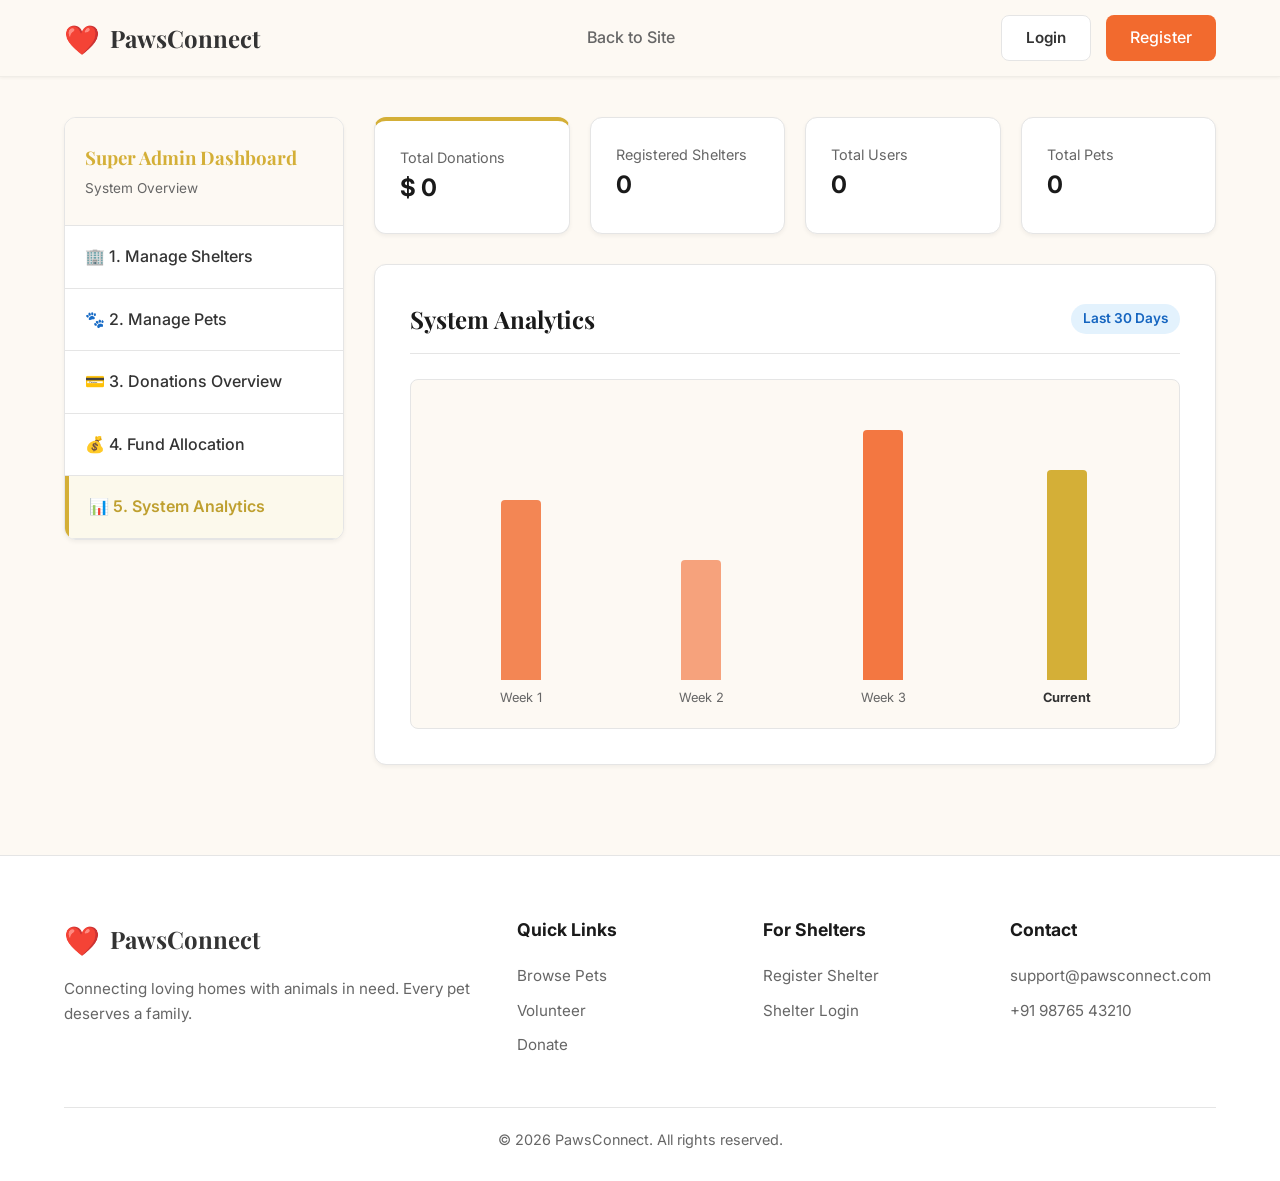
<file: frontend/admin-dashboard.html>
<!DOCTYPE html>
<html lang='en'>
<head>
    <meta charset='UTF-8'>
    <meta name='viewport' content='width=device-width, initial-scale=1.0'>
    <title>PawsConnect - Admin-Dashboard</title>
    <link rel='stylesheet' href='css/style.css'>
</head>
<body>
    
    
<nav class="navbar">
    <a href="index.html" class="logo"><span class="logo-icon">❤️</span> PawsConnect</a>
    <div class="nav-links">
        <!-- Kept empty or just Home for admin -->
        <a href="index.html">Back to Site</a>
    </div>
    <div class="nav-auth">
        <a href="login.html" class="btn btn-secondary">Login</a>
        <a href="register.html" class="btn btn-primary">Register</a>
    </div>
</nav>

     <div class="container" style="display: flex; gap: 30px; align-items: flex-start; max-width: 1400px; padding: 40px 5%;">
        <!-- Sidebar Menu -->
        <div style="width: 280px; background: white; border-radius: 12px; border: 1px solid var(--border); box-shadow: var(--shadow-sm); overflow: hidden; flex-shrink: 0;">
            <div style="background: var(--bg-light); padding: 25px 20px; border-bottom: 1px solid var(--border);">
                <h3 style="margin:0; font-family: 'Playfair Display', serif; color: var(--accent);">Super Admin Dashboard</h3>
                <p style="color: var(--text-muted); font-size: 0.85rem; margin-top: 5px;">System Overview</p>
            </div>
            <div id="admin-sidebar" style="display: flex; flex-direction: column;">
                <a href="#" class="tab-link" data-tab="admin-shelters" style="padding: 18px 20px; border-bottom: 1px solid var(--border); color: var(--text-main); font-weight: 500; transition: 0.3s; display: flex; align-items: center; gap: 10px;">🏢 1. Manage Shelters</a>
                <a href="#" class="tab-link" data-tab="admin-pets" style="padding: 18px 20px; border-bottom: 1px solid var(--border); color: var(--text-main); font-weight: 500; transition: 0.3s; display: flex; align-items: center; gap: 10px;">🐾 2. Manage Pets</a>
                <a href="#" class="tab-link" data-tab="admin-donations" style="padding: 18px 20px; border-bottom: 1px solid var(--border); color: var(--text-main); font-weight: 500; transition: 0.3s; display: flex; align-items: center; gap: 10px;">💳 3. Donations Overview</a>
                <a href="#" class="tab-link" data-tab="admin-funds" style="padding: 18px 20px; border-bottom: 1px solid var(--border); color: var(--text-main); font-weight: 500; transition: 0.3s; display: flex; align-items: center; gap: 10px;">💰 4. Fund Allocation</a>
                <a href="#" class="tab-link active" data-tab="admin-analytics" style="padding: 18px 20px; border-bottom: 1px solid var(--border); color: #BFA030; font-weight: 600; background: #FCF9EC; display: flex; align-items: center; gap: 10px; border-left: 4px solid var(--accent);">📊 5. System Analytics</a>
            </div>
        </div>
        
        <!-- Main Content Area -->
        <div style="flex: 1;" id="admin-content">
            <div id="admin-shelters" class="tab-content" style="display: none; background: white; padding: 35px; border-radius: 12px; border: 1px solid var(--border); box-shadow: var(--shadow-sm);">
                <div style="display: flex; justify-content: space-between; align-items: center; border-bottom: 1px solid var(--border); padding-bottom: 15px; margin-bottom: 20px;">
                    <h2 style="font-family: 'Playfair Display', serif; margin: 0;">Manage Shelters</h2>
                </div>
                <div id="admin-shelter-list" style="display: flex; flex-direction: column; gap: 15px;">
                    <p style="color:var(--text-muted);">Loading shelters...</p>
                </div>
            </div>
            
            <div id="admin-pets" class="tab-content" style="display: none; background: white; padding: 35px; border-radius: 12px; border: 1px solid var(--border); box-shadow: var(--shadow-sm);">
                <div style="display: flex; justify-content: space-between; align-items: center; border-bottom: 1px solid var(--border); padding-bottom: 15px; margin-bottom: 20px;">
                    <h2 style="font-family: 'Playfair Display', serif; margin: 0;">Global Pets Overview</h2>
                </div>
                <div id="admin-global-pets-list" style="display: flex; flex-direction: column; gap: 15px;">
                    <p style="color:var(--text-muted);">Loading pets...</p>
                </div>
            </div>
            
             <div id="admin-donations" class="tab-content" style="display: none; background: white; padding: 35px; border-radius: 12px; border: 1px solid var(--border); box-shadow: var(--shadow-sm);">
                <div style="display: flex; justify-content: space-between; align-items: center; border-bottom: 1px solid var(--border); padding-bottom: 15px; margin-bottom: 20px;">
                    <h2 style="font-family: 'Playfair Display', serif; margin: 0;">Donations Overview</h2>
                </div>
                <div id="admin-donations-list" style="display: flex; flex-direction: column; gap: 15px;">
                    <p style="color:var(--text-muted);">Loading donations...</p>
                </div>
            </div>
            
             <div id="admin-funds" class="tab-content" style="display: none; background: white; padding: 35px; border-radius: 12px; border: 1px solid var(--border); box-shadow: var(--shadow-sm); min-height: 500px;">
                <div style="display: flex; justify-content: space-between; align-items: center; border-bottom: 1px solid var(--border); padding-bottom: 15px; margin-bottom: 30px;">
                    <h2 style="font-family: 'Playfair Display', serif; margin: 0;">Fund Allocation</h2>
                    <p style="color: var(--text-muted); font-size: 0.9rem; margin: 0;">Distribute collected donations to approved shelters.</p>
                </div>
                
                <div style="display: flex; gap: 40px; align-items: flex-start; flex-wrap: wrap;">
                    <div style="flex: 1; min-width: 300px; background: var(--bg-light); padding: 30px; border-radius: 12px; border: 1px solid var(--border);">
                        <h3 style="margin-top: 0; color: var(--text-main); font-size: 1.2rem; margin-bottom: 20px;">Transfer Funds</h3>
                        <form id="allocate-funds-form" style="display: flex; flex-direction: column; gap: 20px;">
                            <div style="display: flex; flex-direction: column; gap: 8px;">
                                <label style="font-weight: 600; color: var(--text-main); font-size: 0.95rem;">Select Receiving Shelter</label>
                                <select id="fund-shelter-id" required style="padding: 14px 16px; border: 1px solid var(--border); border-radius: 8px; font-family: inherit; background: white; font-size: 1rem;">
                                    <option value="">Loading shelters...</option>
                                </select>
                            </div>
                            <div style="display: flex; flex-direction: column; gap: 8px;">
                                <label style="font-weight: 600; color: var(--text-main); font-size: 0.95rem;">Transfer Amount (INR) <span style="color: #dc3545">*</span></label>
                                <input type="number" id="fund-amount" required min="100" placeholder="e.g. 5000" style="padding: 14px 16px; border: 1px solid var(--border); border-radius: 8px; font-family: inherit; font-size: 1rem;">
                            </div>
                            <button type="submit" class="btn btn-primary" style="padding: 14px 24px; background: var(--accent); border-color: var(--accent); font-size: 1.05rem; margin-top: 10px; width: 100%;">Authorize Transfer</button>
                        </form>
                    </div>
                    
                    <div style="flex: 1; min-width: 300px;">
                        <div style="background: white; border-radius: 12px; border: 1px solid var(--border); padding: 25px;">
                            <h4 style="margin-top: 0; color: var(--text-muted); text-transform: uppercase; font-size: 0.85rem; letter-spacing: 1px; margin-bottom: 15px;">How Allocations Work</h4>
                            <ul style="color: var(--text-main); font-size: 0.95rem; line-height: 1.7; padding-left: 20px; margin: 0;">
                                <li style="margin-bottom: 10px;">Funds can only be transferred to <strong>Approved</strong> shelters.</li>
                                <li style="margin-bottom: 10px;">Allocations are deducted from the global donation pool (if tracked) and added to the shelter's specific available balance.</li>
                                <li style="margin-bottom: 10px;">Once authorized, the funds will reflect immediately on the shelter administrator's dashboard.</li>
                            </ul>
                            
                            <div style="margin-top: 30px; padding: 20px; background: #e8f5e9; border-left: 4px solid #4CAF50; border-radius: 0 8px 8px 0;">
                                <p style="margin: 0; color: #2E7D32; font-size: 0.9rem; font-weight: 500;">Transfers are processed instantly via our payment gateway integrations.</p>
                            </div>
                        </div>
                    </div>
                </div>
            </div>
            
            <div id="admin-analytics" class="tab-content" style="display: block;">
                <div style="display: grid; grid-template-columns: repeat(4, 1fr); gap: 20px; margin-bottom: 30px;">
                    <div style="background: white; padding: 25px; border-radius: 12px; border: 1px solid var(--border); box-shadow: var(--shadow-sm); border-top: 4px solid var(--accent);">
                        <p style="color: var(--text-muted); font-size: 0.9rem;">Total Donations</p><h2 style="font-family: 'Inter', sans-serif;" id="stat-donations">$ 0</h2>
                    </div>
                    <div style="background: white; padding: 25px; border-radius: 12px; border: 1px solid var(--border); box-shadow: var(--shadow-sm);">
                        <p style="color: var(--text-muted); font-size: 0.9rem;">Registered Shelters</p><h2 style="font-family: 'Inter', sans-serif;" id="stat-shelters">0</h2>
                    </div>
                    <div style="background: white; padding: 25px; border-radius: 12px; border: 1px solid var(--border); box-shadow: var(--shadow-sm);">
                        <p style="color: var(--text-muted); font-size: 0.9rem;">Total Users</p><h2 style="font-family: 'Inter', sans-serif;" id="stat-users">0</h2>
                    </div>
                    <div style="background: white; padding: 25px; border-radius: 12px; border: 1px solid var(--border); box-shadow: var(--shadow-sm);">
                        <p style="color: var(--text-muted); font-size: 0.9rem;">Total Pets</p><h2 style="font-family: 'Inter', sans-serif;" id="stat-pets">0</h2>
                    </div>
                </div>
                
                <div style="background: white; padding: 35px; border-radius: 12px; border: 1px solid var(--border); box-shadow: var(--shadow-sm);">
                    <div style="display: flex; justify-content: space-between; align-items: center; border-bottom: 1px solid var(--border); padding-bottom: 15px; margin-bottom: 25px;">
                        <h2 style="margin: 0; font-family: 'Playfair Display', serif;">System Analytics</h2>
                        <span style="background: #e3f2fd; color: #1565c0; padding: 4px 12px; border-radius: 20px; font-size: 0.85rem; font-weight: 600;">Last 30 Days</span>
                    </div>
                    <div style="height: 350px; background: var(--bg-light); border-radius: 8px; display: flex; align-items: flex-end; justify-content: space-around; padding: 20px; border: 1px solid var(--border);">
                         <!-- CSS Simulated Chart -->
                         <div style="display:flex; flex-direction:column; align-items:center; gap:8px;">
                             <div style="width: 40px; height: 180px; background: var(--primary); border-radius: 4px 4px 0 0; opacity: 0.8;"></div>
                             <span style="font-size: 0.8rem; color: var(--text-muted);">Week 1</span>
                         </div>
                         <div style="display:flex; flex-direction:column; align-items:center; gap:8px;">
                             <div style="width: 40px; height: 120px; background: var(--primary); border-radius: 4px 4px 0 0; opacity: 0.6;"></div>
                             <span style="font-size: 0.8rem; color: var(--text-muted);">Week 2</span>
                         </div>
                         <div style="display:flex; flex-direction:column; align-items:center; gap:8px;">
                             <div style="width: 40px; height: 250px; background: var(--primary); border-radius: 4px 4px 0 0; opacity: 0.9;"></div>
                             <span style="font-size: 0.8rem; color: var(--text-muted);">Week 3</span>
                         </div>
                         <div style="display:flex; flex-direction:column; align-items:center; gap:8px;">
                             <div style="width: 40px; height: 210px; background: var(--accent); border-radius: 4px 4px 0 0;"></div>
                             <span style="font-size: 0.8rem; font-weight: bold; color: var(--text-main);">Current</span>
                         </div>
                    </div>
                </div>
            </div>
        </div>
    </div>
    
<footer>
    <div class="footer-grid">
        <div class="footer-col">
            <div class="logo"><span class="logo-icon">❤️</span> PawsConnect</div>
            <p style="margin-top: 15px;">Connecting loving homes with animals in need. Every pet deserves a family.</p>
        </div>
        <div class="footer-col">
            <h4>Quick Links</h4>
            <a href="pets.html">Browse Pets</a>
            <a href="volunteer.html">Volunteer</a>
            <a href="donate.html">Donate</a>
        </div>
        <div class="footer-col">
            <h4>For Shelters</h4>
            <a href="register.html">Register Shelter</a>
            <a href="login.html">Shelter Login</a>
        </div>
        <div class="footer-col">
            <h4>Contact</h4>
            <p>support@pawsconnect.com</p>
            <p>+91 98765 43210</p>
        </div>
    </div>
    <div class="footer-bottom">
        &copy; 2026 PawsConnect. All rights reserved.
    </div>
</footer>

    <script src='js/main.js?v=1001'></script>
</body>
</html>
</file>
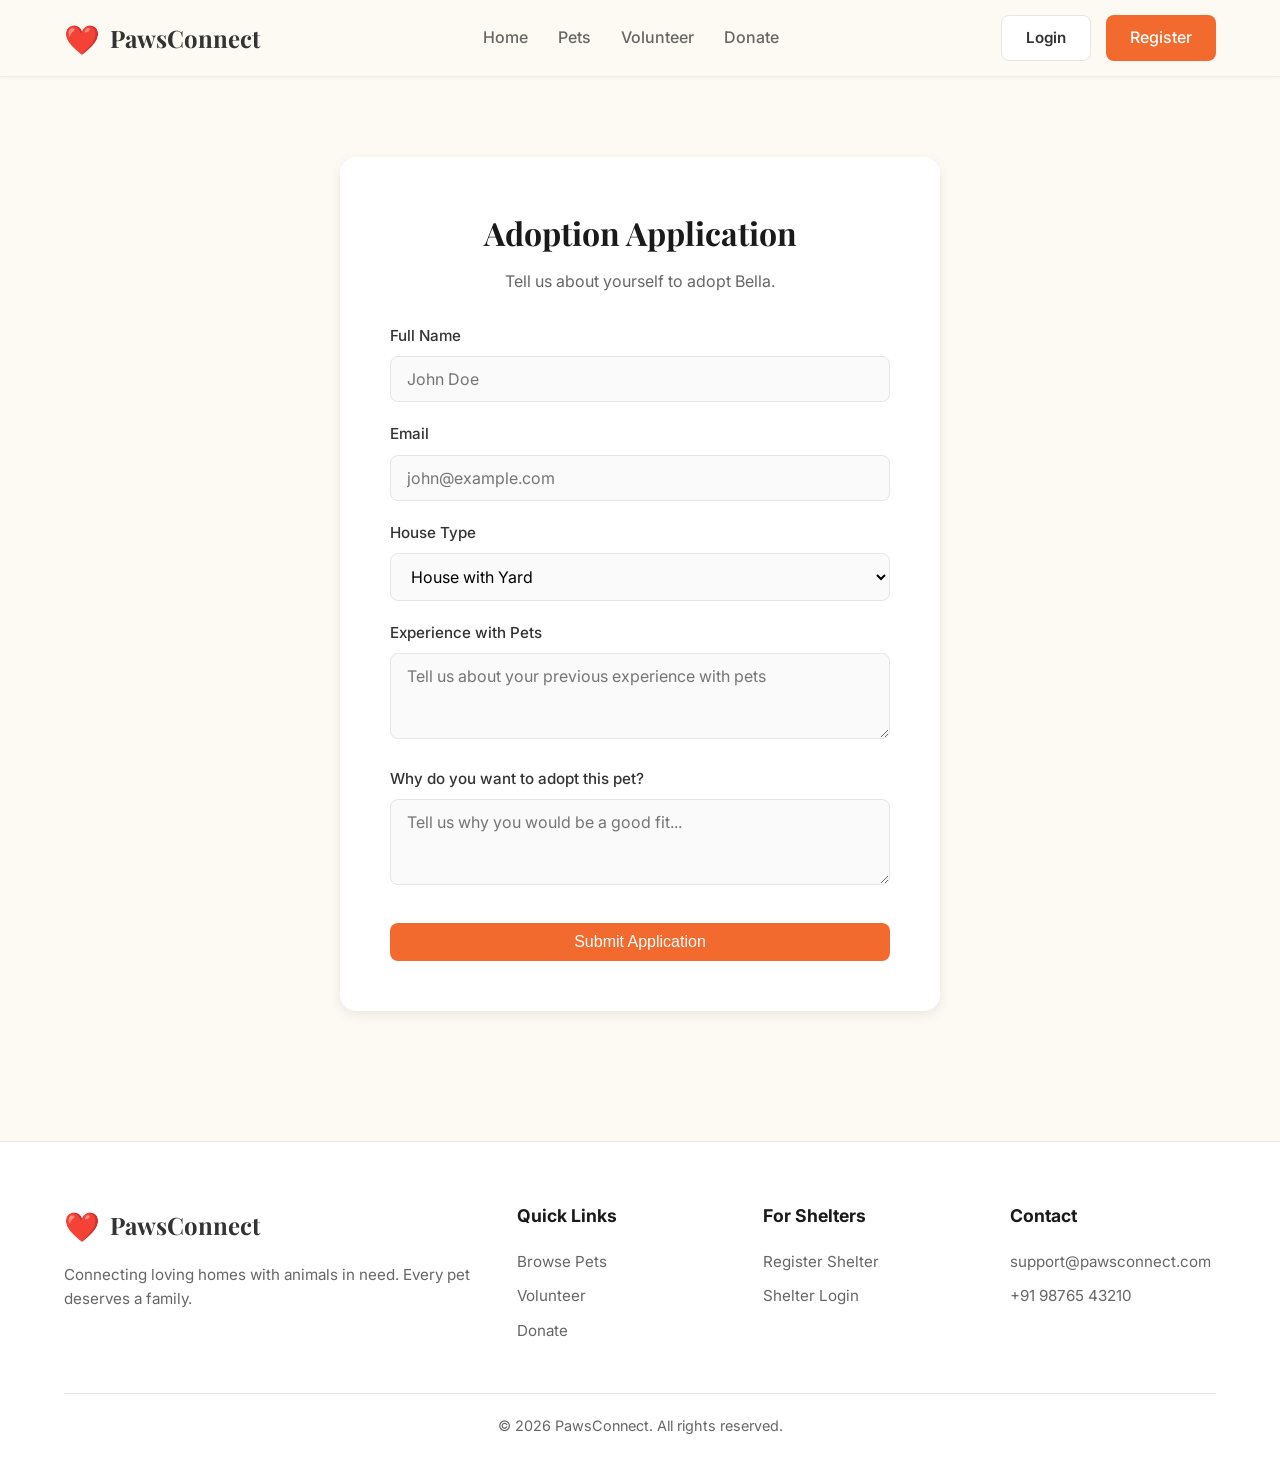
<file: frontend/adoption.html>
<!DOCTYPE html>
<html lang='en'>

<head>
    <meta charset='UTF-8'>
    <meta name='viewport' content='width=device-width, initial-scale=1.0'>
    <title>PawsConnect - Adoption</title>
    <link rel='stylesheet' href='css/style.css'>
</head>

<body>


    <nav class="navbar">
        <a href="index.html" class="logo"><span class="logo-icon">❤️</span> PawsConnect</a>
        <div class="nav-links">
            <a href="index.html">Home</a>
            <a href="pets.html">Pets</a>
            <a href="chat.html">PawPal Chat</a>
            <a href="volunteer.html">Volunteer</a>
            <a href="donate.html">Donate</a>
        </div>
        <div class="nav-auth">
            <a href="login.html" class="btn btn-secondary">Login</a>
            <a href="register.html" class="btn btn-primary">Register</a>
        </div>
    </nav>

    <div class="container">
        <div class="form-wrapper">
            <h1>Adoption Application</h1>
            <p class="section-subtitle" style="margin-bottom: 30px;">Tell us about yourself to adopt Bella.</p>
            <form id="adopt-page-form">
                <input type="hidden" id="adopt-page-pet-id" value="">
                <div class="form-group"><label>Full Name</label><input type="text" id="adopt-page-name" required
                        placeholder="John Doe"></div>
                <div class="form-group"><label>Email</label><input type="email" id="adopt-page-email" required
                        placeholder="john@example.com"></div>

                <div class="form-group"><label>House Type</label>
                    <select id="adopt-page-house">
                        <option value="House with Yard">House with Yard</option>
                        <option value="House without Yard">House without Yard</option>
                        <option value="Apartment">Apartment</option>
                        <option value="Other">Other</option>
                    </select>
                </div>
                <div class="form-group"><label>Experience with Pets</label><textarea id="adopt-page-experience" rows="3"
                        placeholder="Tell us about your previous experience with pets"></textarea></div>
                <div class="form-group"><label>Why do you want to adopt this pet?</label><textarea
                        id="adopt-page-reason" rows="3" required
                        placeholder="Tell us why you would be a good fit..."></textarea></div>

                <button type="submit" class="btn btn-primary full-width" style="margin-top: 10px;">Submit
                    Application</button>
            </form>
        </div>
    </div>

    <footer>
        <div class="footer-grid">
            <div class="footer-col">
                <div class="logo"><span class="logo-icon">❤️</span> PawsConnect</div>
                <p style="margin-top: 15px;">Connecting loving homes with animals in need. Every pet deserves a family.
                </p>
            </div>
            <div class="footer-col">
                <h4>Quick Links</h4>
                <a href="pets.html">Browse Pets</a>
                <a href="volunteer.html">Volunteer</a>
                <a href="donate.html">Donate</a>
            </div>
            <div class="footer-col">
                <h4>For Shelters</h4>
                <a href="register.html">Register Shelter</a>
                <a href="login.html">Shelter Login</a>
            </div>
            <div class="footer-col">
                <h4>Contact</h4>
                <p>support@pawsconnect.com</p>
                <p>+91 98765 43210</p>
            </div>
        </div>
        <div class="footer-bottom">
            &copy; 2026 PawsConnect. All rights reserved.
        </div>
    </footer>


    <script src='js/main.js?v=999'></script>
</body>

</html>
</file>
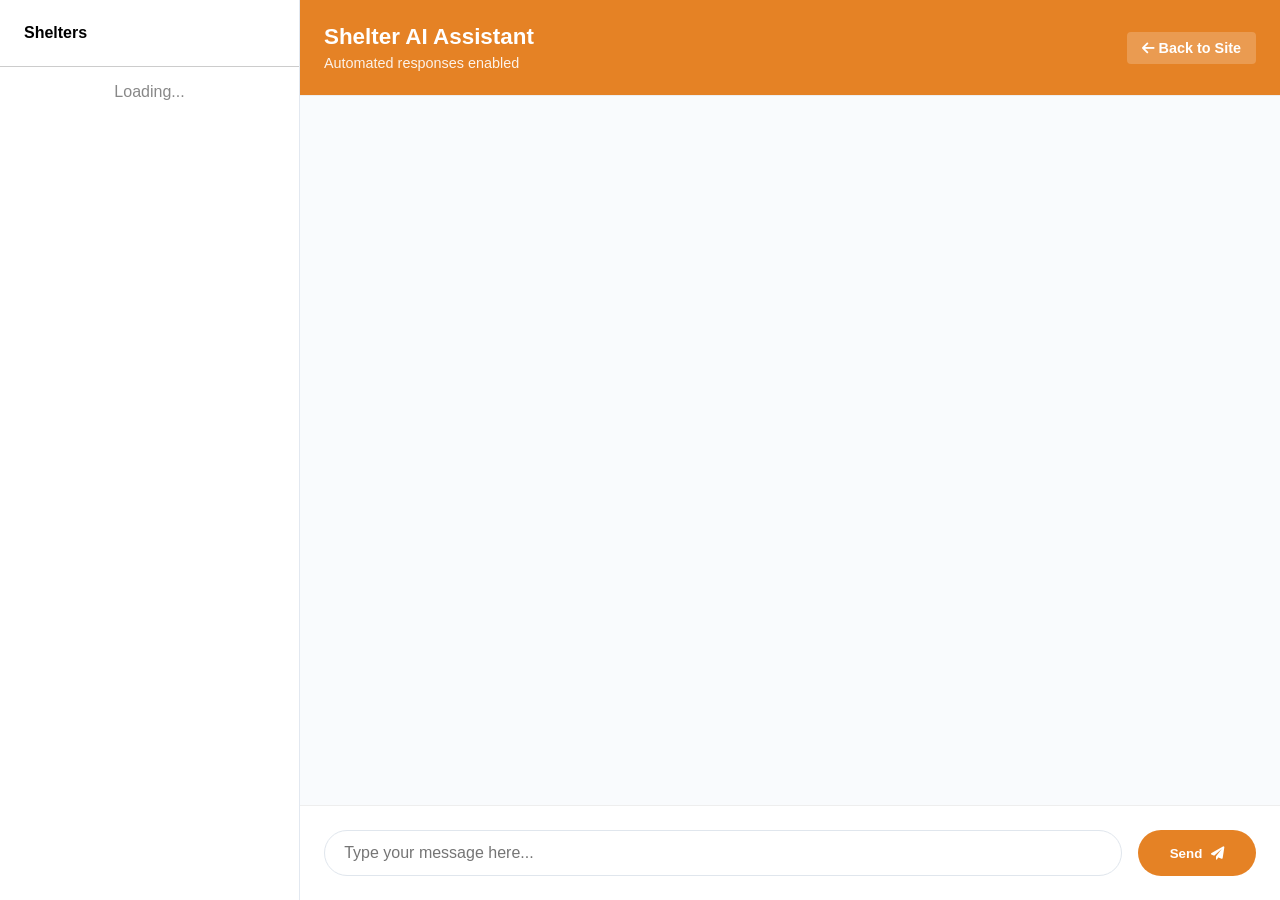
<file: frontend/chat.html>
<!DOCTYPE html>
<html lang="en">
<head>
    <meta charset="UTF-8">
    <meta name="viewport" content="width=device-width, initial-scale=1.0">
    <title>Dynamic Chat Interface</title>
    <link rel="stylesheet" href="https://cdnjs.cloudflare.com/ajax/libs/font-awesome/6.0.0/css/all.min.css" />
    <style>
        * { box-sizing: border-box; font-family: 'Segoe UI', Tahoma, Geneva, Verdana, sans-serif; }
        body, html { margin: 0; padding: 0; background: #f4f6f9; }
        
        .chat-container {
            display: flex;
            height: 100vh; /* Fill full height */
            background: #f7f9fc;
        }

        /* Sidebar Styling */
        .chat-sidebar {
            width: 300px;
            background: white;
            border-right: 1px solid #e2e8f0;
            overflow-y: auto;
        }

        .chat-sidebar-header {
            padding: 1.5rem;
            font-weight: bold;
            border-bottom: 1px solid #ccc;
        }

        .chat-contact {
            padding: 1rem 1.5rem;
            border-bottom: 1px solid #e2e8f0;
            cursor: pointer;
            transition: all 0.3s ease;
        }
        .chat-contact:hover { background: #f8f6f4; }
        .chat-contact.active {
            background: #fff3e6;
            border-left: 4px solid #e58225;
        }
        .chat-contact h4 { margin: 0; color: #333; font-size: 1rem; }

        /* Main Chat Panel */
        .chat-main {
            flex: 1;
            display: flex;
            flex-direction: column;
            background: #ffffff;
        }

        .chat-header {
            padding: 1.5rem;
            background: #e58225;
            color: white;
            border-bottom: 1px solid #eee;
            display: flex;
            justify-content: space-between;
            align-items: center;
        }

        .chat-header-text { flex: 1; }
        .chat-header h3 { margin: 0; font-size: 1.4rem; }
        .chat-header p { margin: 5px 0 0 0; font-size: 0.9rem; opacity: 0.9; }

        .chat-header .back-btn {
            color: white;
            text-decoration: none;
            background: rgba(255, 255, 255, 0.2);
            padding: 8px 15px;
            border-radius: 4px;
            font-size: 0.9rem;
            font-weight: bold;
            transition: 0.2s;
        }
        .chat-header .back-btn:hover {
            background: rgba(255, 255, 255, 0.3);
        }

        .chat-messages {
            flex: 1;
            padding: 1.5rem;
            overflow-y: auto;
            background: #f9fbfd;
            display: flex;
            flex-direction: column;
            gap: 1rem;
        }

        .msg {
            max-width: 70%;
            padding: 0.8rem 1.2rem;
            border-radius: 18px;
            font-size: 0.95rem;
            line-height: 1.4;
        }

        .msg.sent {
            background: #e58225;
            color: white;
            align-self: flex-end;
            border-bottom-right-radius: 4px;
        }

        .msg.received {
            background: white;
            border: 1px solid #e0e6ed;
            color: #333;
            align-self: flex-start;
            border-bottom-left-radius: 4px;
            box-shadow: 0 2px 5px rgba(0,0,0,0.02);
        }

        .chat-input {
            padding: 1.5rem;
            background: white;
            border-top: 1px solid #eee;
            display: flex;
            gap: 1rem;
        }

        .chat-input input {
            flex: 1;
            padding: 0.8rem 1.2rem;
            border: 1px solid #e0e6ed;
            border-radius: 50px;
            outline: none;
            font-size: 1rem;
        }

        .chat-input button {
            background: #e58225;
            color: white;
            border: none;
            padding: 0 2rem;
            border-radius: 50px;
            font-weight: bold;
            cursor: pointer;
        }
        
        /* Simple Notification Toast */
        #toast {
            position: fixed;
            bottom: 20px;
            left: 50%;
            transform: translateX(-50%);
            background: #333;
            color: white;
            padding: 12px 24px;
            border-radius: 50px;
            z-index: 1000;
            opacity: 0;
            transition: opacity 0.3s;
            pointer-events: none;
        }
    </style>
</head>
<body>

    <div class="chat-container">
        <!-- Sidebar -->
        <div class="chat-sidebar">
            <div id="sidebar-header" class="chat-sidebar-header">Contacts</div>
            <div id="contact-list">
                <div style="padding: 1rem; color: #888; text-align: center;">Loading...</div>
            </div>
        </div>

        <!-- Chat Area -->
        <div class="chat-main">
            <div class="chat-header">
                <div class="chat-header-text">
                    <h3 id="chat-title"><i class="fas fa-robot"></i> AI Assistant</h3>
                    <p id="chat-subtitle">Automated responses enabled</p>
                </div>
                <a href="index.html" class="back-btn"><i class="fas fa-arrow-left"></i> Back to Site</a>
            </div>

            <div class="chat-messages" id="messages-container"></div>

            <form class="chat-input" id="chat-form">
                <input type="text" id="msg-input" placeholder="Type your message here..." autocomplete="off" required>
                <button type="submit">Send <i class="fas fa-paper-plane" style="margin-left: 5px;"></i></button>
            </form>
        </div>
    </div>
    
    <div id="toast"></div>

    <script>
        const API_BASE_URL = "http://localhost:8000";

        // MOCK SESSION VARIABLES - IN REALITY FETCH THESE FROM LOCALSTORAGE / LOGIN
        const urlParams = new URLSearchParams(window.location.search);
        const roleOverride = urlParams.get('role');
        
        const currentUserRole = roleOverride || 'user'; // Change via ?role=shelter_admin
        const currentUserId = 'user_123';
        
        // Pointers for Chat Window
        let targetShelterId = (currentUserRole === 'shelter_admin') ? currentUserId : 'shelter1'; 
        let targetUserId = (currentUserRole === 'user') ? currentUserId : ''; 
        let lastMessageCount = 0; // State flag to track new AI messages

        // Helper: Show notification Toast
        function showToast(msg) {
            const toast = document.getElementById('toast');
            toast.innerText = msg;
            toast.style.opacity = '1';
            setTimeout(() => toast.style.opacity = '0', 3000);
        }

        // 1. Fetch Contacts for Sidebar
        async function loadContacts() {
            try {
                // Determine layout based on role
                const endpoint = currentUserRole === 'shelter_admin' ? '/api/shelter-conversations' : '/api/public-shelters';
                document.getElementById('sidebar-header').innerText = currentUserRole === 'shelter_admin' ? "Recent Users" : "Shelters";

                const response = await fetch(API_BASE_URL + endpoint);
                const contacts = await response.json();
                
                const list = document.getElementById('contact-list');
                list.innerHTML = '';
                
                // Select first contact automatically if none is selected
                if (currentUserRole === 'shelter_admin' && !targetUserId && contacts.length > 0) targetUserId = contacts[0].id;

                contacts.forEach(c => {
                    const el = document.createElement('div');
                    
                    // Logic to see if contact should be shaded
                    const isActive = currentUserRole === 'shelter_admin' ? (targetUserId === c.id) : (targetShelterId === c.id);
                    el.className = `chat-contact ${isActive ? 'active' : ''}`;
                    
                    const displayName = c.shelter_name || c.full_name || c.name || ('User ' + c.id);
                    el.innerHTML = `<h4>${displayName}</h4>`;
                    
                    // The shift/change action!
                    el.onclick = () => {
                        let didChange = false;
                        if (currentUserRole === 'shelter_admin' && targetUserId !== c.id) {
                            targetUserId = c.id; didChange = true;
                        } else if (currentUserRole === 'user' && targetShelterId !== c.id) {
                            targetShelterId = c.id; didChange = true;
                        }

                        if (didChange) {
                            lastMessageCount = 0; // reset memory on switch
                            showToast(`Switched chat to ${displayName}`);
                            loadMessages(); 
                        }

                        // Update visual UI directly
                        document.querySelectorAll('.chat-contact').forEach(node => node.classList.remove('active'));
                        el.classList.add('active');
                    };
                    list.appendChild(el);
                });
            } catch(e) { console.error(e); }
        }

        // 2. Fetch Messages from Backend
        async function loadMessages() {
            if (!targetUserId || !targetShelterId) return;

            // Setup Header UI overrides based on role logic
            if (currentUserRole === 'shelter_admin') {
                document.getElementById('chat-title').innerText = 'Chat with User';
                document.getElementById('chat-subtitle').innerText = 'PawPal Messaging (Shelter Admin View)';
            } else {
                document.getElementById('chat-title').innerText = 'Shelter AI Assistant';
                document.getElementById('chat-subtitle').innerText = 'Automated responses enabled';
            }

            try {
                const response = await fetch(`${API_BASE_URL}/api/messages/${targetUserId}/${targetShelterId}`);
                const messages = await response.json();
                
                // NOTIFICATION LOGIC: Check if new messages arrived
                if (messages.length > lastMessageCount && lastMessageCount > 0) {
                    const newMsg = messages[messages.length - 1];
                    // Alert if the message sender is different than our layout type 
                    // (User role checks for non-user, Shelter role checks for non-shelter messages)
                    const accountTypeForCheck = currentUserRole === 'shelter_admin' ? 'shelter' : 'user';
                    if (newMsg.sender_type !== accountTypeForCheck) {
                        showToast('New message received!');
                    }
                }
                lastMessageCount = messages.length;

                renderMessages(messages);
            } catch (err) {
                console.error(err);
            }
        }

        // 3. Draw Messages on Screen
        function renderMessages(messages) {
            const container = document.getElementById('messages-container');
            container.innerHTML = '';
            
            const currentAccountType = currentUserRole === 'shelter_admin' ? 'shelter' : 'user';

            if (messages.length === 0) {
                container.innerHTML = '<div style="text-align: center; color: #888; margin-top: 2rem;">Say hello to start the conversation!</div>';
                return;
            }

            messages.forEach(msg => {
                const div = document.createElement('div');
                const isSent = msg.sender_type === currentAccountType;
                div.className = `msg ${isSent ? 'sent' : 'received'}`;
                
                // Format time nicely
                const time = new Date(msg.created_at).toLocaleTimeString([], { hour: '2-digit', minute: '2-digit' });

                div.innerHTML = `
                    <div>${msg.content}</div>
                    <div style="font-size: 0.7rem; opacity: 0.7; text-align: right; margin-top: 5px;">${time}</div>
                `;
                container.appendChild(div);
            });
            container.scrollTop = container.scrollHeight;
        }

        // 4. Send Message Event Listener
        document.getElementById('chat-form').addEventListener('submit', async (e) => {
            e.preventDefault();
            const input = document.getElementById('msg-input');
            const content = input.value;
            if (!content.trim()) return;
            input.value = '';

            try {
                await fetch(API_BASE_URL + '/api/send-message', {
                    method: 'POST',
                    headers: { 'Content-Type': 'application/json' },
                    body: JSON.stringify({
                        user_id: targetUserId,
                        shelter_id: targetShelterId,
                        content: content,
                        sender_type: currentUserRole === 'shelter_admin' ? 'shelter' : 'user'
                    })
                });
                
                setTimeout(loadMessages, 300); // Reload instantly
            } catch (err) {
                console.error("Sending failed", err);
            }
        });

        // Init App On Load
        document.addEventListener('DOMContentLoaded', () => {
            loadContacts();
            loadMessages();
            setInterval(loadMessages, 3000); // Poll for replies
        });
    </script>
</body>
</html>
</file>
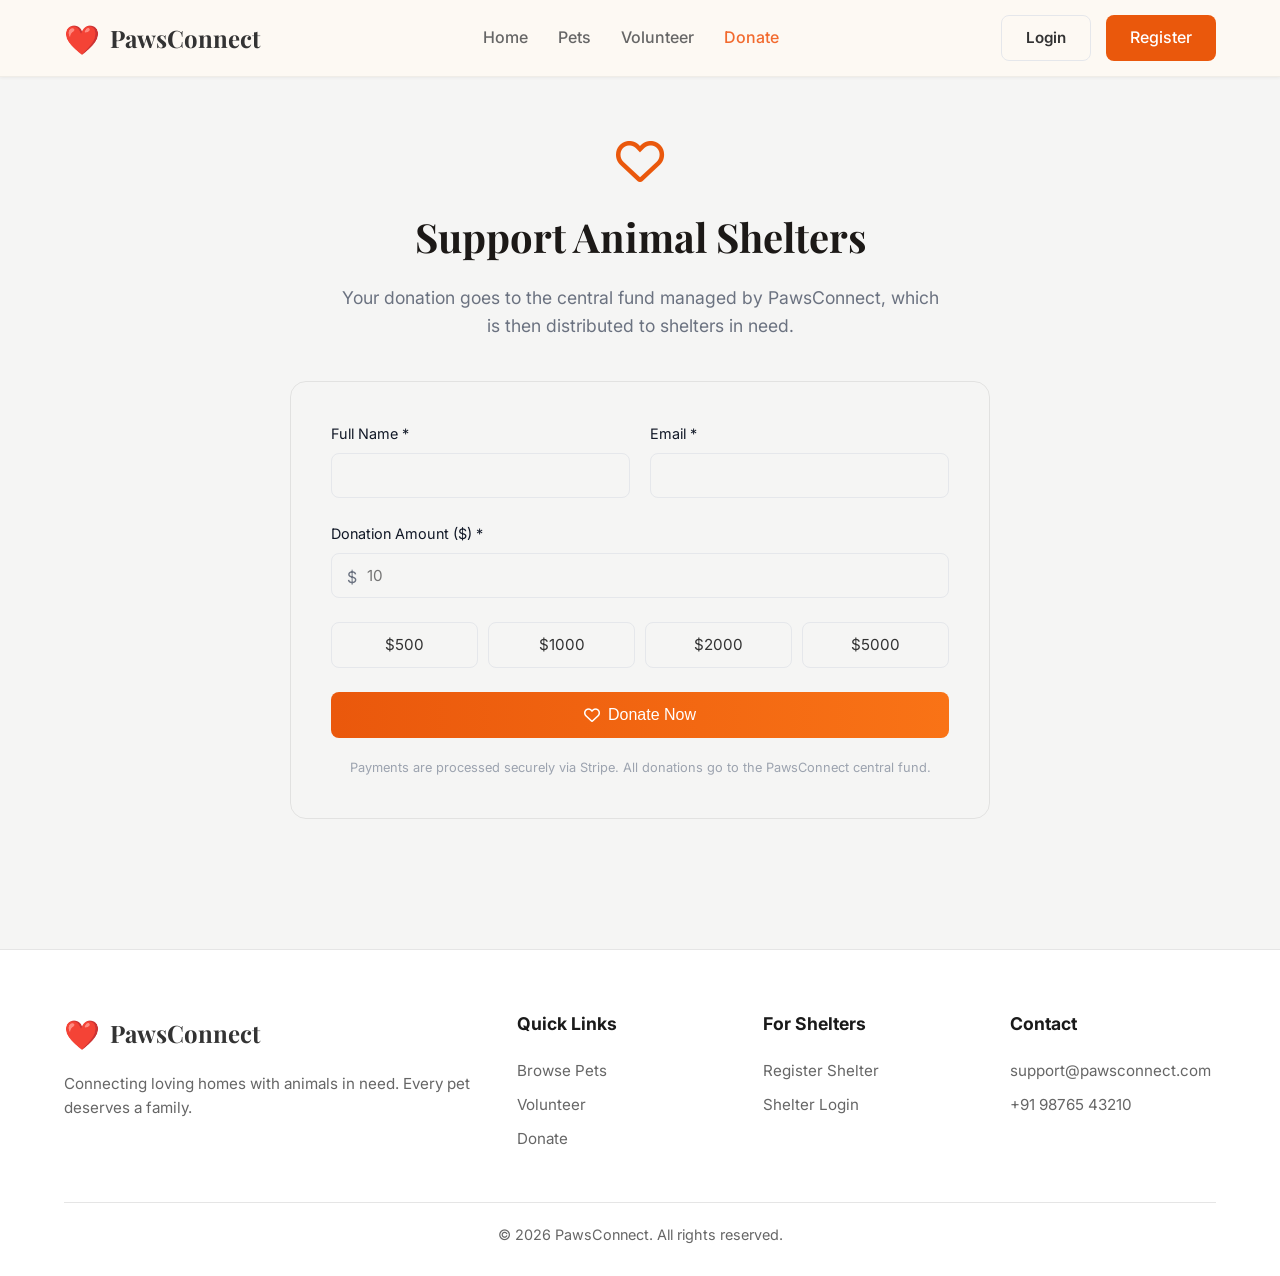
<file: frontend/donate.html>
<!DOCTYPE html>
<html lang='en'>

<head>
    <meta charset='UTF-8'>
    <meta name='viewport' content='width=device-width, initial-scale=1.0'>
    <title>Donate - PawsConnect</title>
    <link rel='stylesheet' href='css/style.css'>
    <link rel="stylesheet" href="https://cdnjs.cloudflare.com/ajax/libs/font-awesome/6.0.0/css/all.min.css" />
</head>

<body style="background: #f5f5f4;">

    <nav class="navbar">
        <a href="index.html" class="logo"><span class="logo-icon">❤️</span> PawsConnect</a>
        <div class="nav-links">
            <a href="index.html">Home</a>
            <a href="pets.html">Pets</a>
            <a href="volunteer.html">Volunteer</a>
            <a href="donate.html" style="color: var(--primary);">Donate</a>
        </div>
        <div class="nav-auth">
            <a href="login.html" class="btn btn-secondary"
                style="background:transparent; border-color:#e5e7eb;">Login</a>
            <a href="register.html" class="btn btn-primary" style="background:#ea580c;">Register</a>
        </div>
    </nav>

    <div class="container" style="padding-top: 60px; text-align: center;">
        <i class="far fa-heart" style="font-size: 3rem; color: #ea580c; margin-bottom: 20px;"></i>
        <h1 style="font-size: 2.5rem; font-family: 'Playfair Display', serif; margin-bottom: 15px; color: #1c1917;">
            Support Animal Shelters</h1>
        <p
            style="color: #6b7280; font-size: 1.1rem; margin-bottom: 40px; max-width: 600px; margin-left: auto; margin-right: auto;">
            Your donation goes to the central fund managed by PawsConnect, which is then distributed to shelters in
            need.</p>

        <div class="lovable-form-container">
            <form id='donate-form'>
                <div class="lovable-form-row">
                    <div class="lovable-form-group">
                        <label>Full Name *</label>
                        <input type='text' id='donate-name' required />
                    </div>
                    <div class="lovable-form-group">
                        <label>Email *</label>
                        <input type='email' id='donate-email' required />
                    </div>
                </div>

                <div class="lovable-form-group">
                    <label>Donation Amount ($) *</label>
                    <div style="position: relative;">
                        <span style="position: absolute; left: 16px; top: 12px; color: #6b7280;">$</span>
                        <input type='number' id='donate-amount' required style="padding-left: 35px;"
                            placeholder="10" />
                    </div>
                </div>

                <div class="preset-amounts">
                    <div class="preset-btn" onclick="document.getElementById('donate-amount').value = 500">$500</div>
                    <div class="preset-btn" onclick="document.getElementById('donate-amount').value = 1000">$1000</div>
                    <div class="preset-btn" onclick="document.getElementById('donate-amount').value = 2000">$2000</div>
                    <div class="preset-btn" onclick="document.getElementById('donate-amount').value = 5000">$5000</div>
                </div>

                <button type="submit" class="donate-cta-btn" id="donate-submit-btn" style="margin-top: 20px;">
                    <i class="far fa-heart"></i> Donate Now
                </button>

                <p style="font-size: 0.8rem; color: #9ca3af; margin-top: 20px;">Payments are processed securely via
                    Stripe. All donations go to the PawsConnect central fund.</p>
            </form>
        </div>
    </div>

    <footer>
        <div class="footer-grid">
            <div class="footer-col">
                <div class="logo"><span class="logo-icon">❤️</span> PawsConnect</div>
                <p style="margin-top: 15px;">Connecting loving homes with animals in need. Every pet deserves a family.
                </p>
            </div>
            <div class="footer-col">
                <h4>Quick Links</h4>
                <a href="pets.html">Browse Pets</a>
                <a href="volunteer.html">Volunteer</a>
                <a href="donate.html">Donate</a>
            </div>
            <div class="footer-col">
                <h4>For Shelters</h4>
                <a href="register.html">Register Shelter</a>
                <a href="login.html">Shelter Login</a>
            </div>
            <div class="footer-col">
                <h4>Contact</h4>
                <p>support@pawsconnect.com</p>
                <p>+91 98765 43210</p>
            </div>
        </div>
        <div class="footer-bottom">
            &copy; 2026 PawsConnect. All rights reserved.
        </div>
    </footer>

    <script src="https://js.stripe.com/v3/"></script>
    <script src='js/main.js?v=1000'></script>
</body>

</html>
</file>
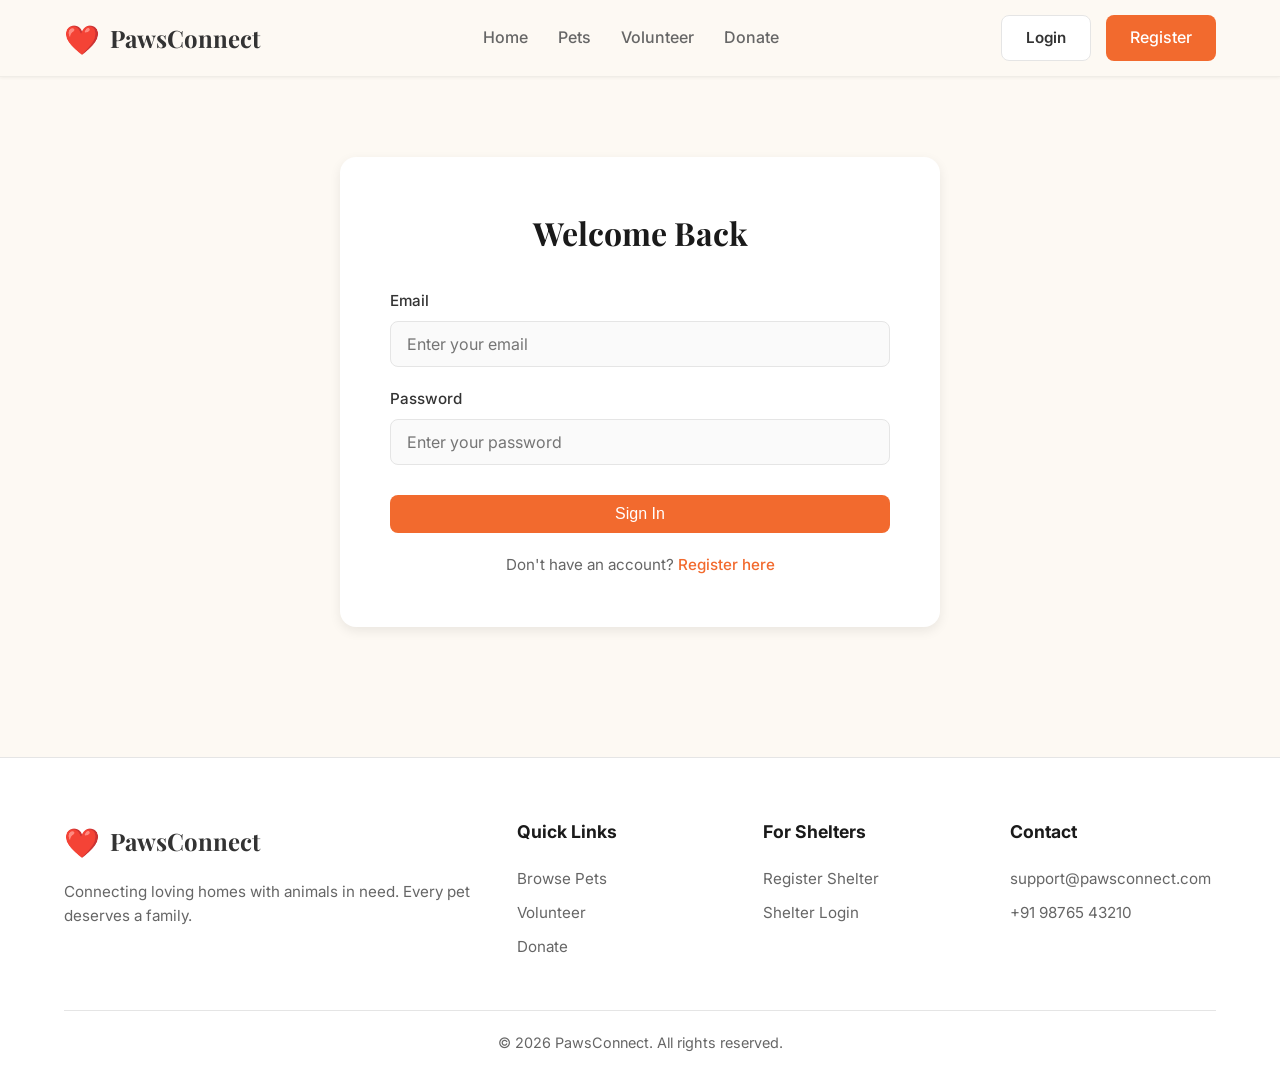
<file: frontend/login.html>
<!DOCTYPE html>
<html lang='en'>
<head>
    <meta charset='UTF-8'>
    <meta name='viewport' content='width=device-width, initial-scale=1.0'>
    <title>PawsConnect - Login</title>
    <link rel='stylesheet' href='css/style.css'>
</head>
<body>
    
    
<nav class="navbar">
    <a href="index.html" class="logo"><span class="logo-icon">❤️</span> PawsConnect</a>
    <div class="nav-links">
        <a href="index.html">Home</a>
        <a href="pets.html">Pets</a>
        <a href="chat.html">PawPal Chat</a>
        <a href="volunteer.html">Volunteer</a>
        <a href="donate.html">Donate</a>
    </div>
    <div class="nav-auth">
        <a href="login.html" class="btn btn-secondary">Login</a>
        <a href="register.html" class="btn btn-primary">Register</a>
    </div>
</nav>

    <div class="container">
        <div class="form-wrapper">
            <h1>Welcome Back</h1>
            <form id='login-form' style="margin-top: 30px;">
                <div class="form-group"><label>Email</label><input type='email' id='login-email' placeholder='Enter your email' required/></div>
                <div class="form-group"><label>Password</label><input type='password' id='login-password' placeholder='Enter your password' required/></div>
                <button class="btn btn-primary full-width" style="margin-top: 10px;">Sign In</button>
            </form>
            <p style="margin-top: 20px; font-size: 0.95rem; color: var(--text-muted)">Don't have an account? <a href="register.html" style="color: var(--primary); font-weight: 500;">Register here</a></p>
        </div>
    </div>
    
<footer>
    <div class="footer-grid">
        <div class="footer-col">
            <div class="logo"><span class="logo-icon">❤️</span> PawsConnect</div>
            <p style="margin-top: 15px;">Connecting loving homes with animals in need. Every pet deserves a family.</p>
        </div>
        <div class="footer-col">
            <h4>Quick Links</h4>
            <a href="pets.html">Browse Pets</a>
            <a href="volunteer.html">Volunteer</a>
            <a href="donate.html">Donate</a>
        </div>
        <div class="footer-col">
            <h4>For Shelters</h4>
            <a href="register.html">Register Shelter</a>
            <a href="login.html">Shelter Login</a>
        </div>
        <div class="footer-col">
            <h4>Contact</h4>
            <p>support@pawsconnect.com</p>
            <p>+91 98765 43210</p>
        </div>
    </div>
    <div class="footer-bottom">
        &copy; 2026 PawsConnect. All rights reserved.
    </div>
</footer>

    
    <script src='js/main.js?v=999'></script>
</body>
</html>
</file>
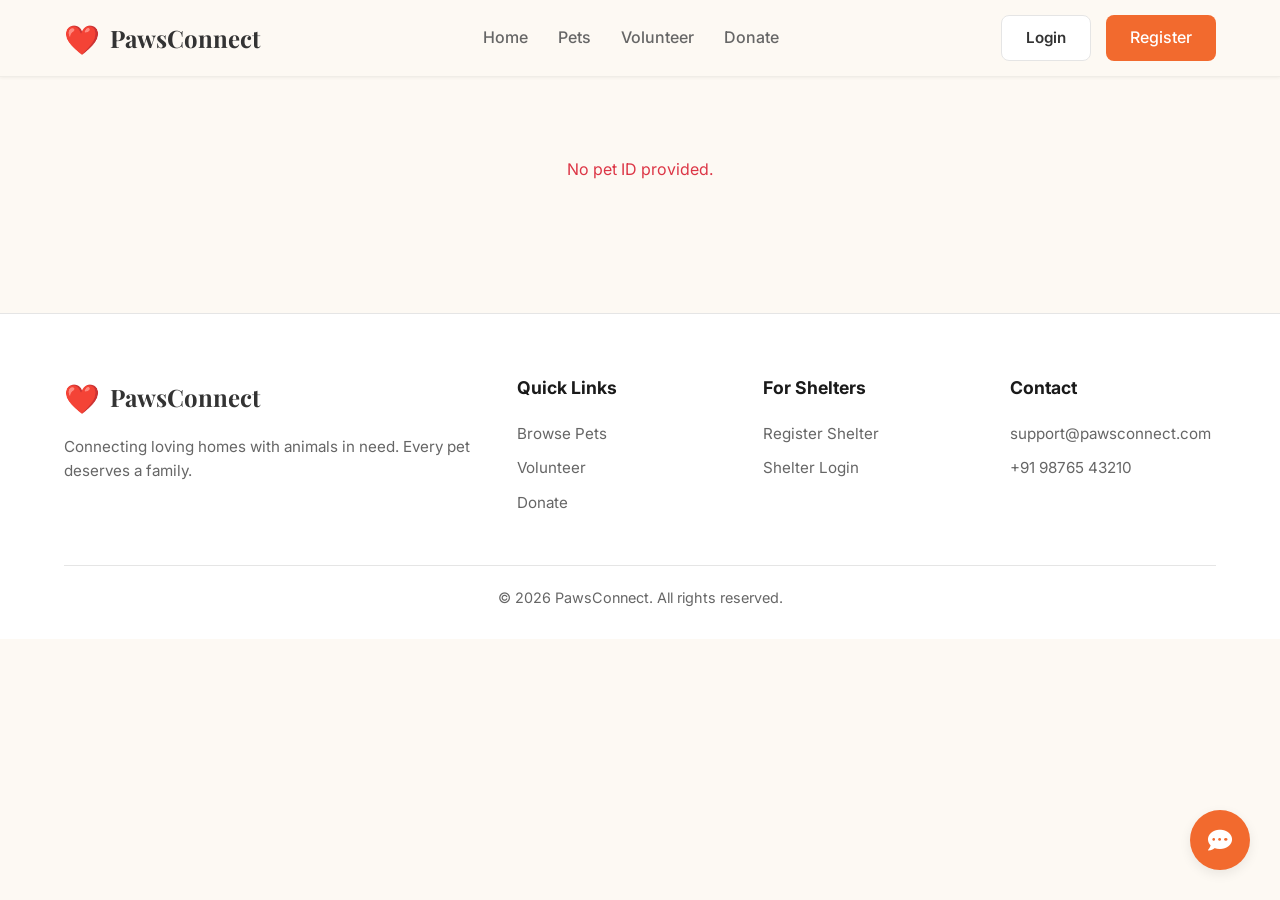
<file: frontend/pet-details.html>
<!DOCTYPE html>
<html lang='en'>
<head>
    <meta charset='UTF-8'>
    <meta name='viewport' content='width=device-width, initial-scale=1.0'>
    <title>PawsConnect - Pet-Details</title>
    <link rel='stylesheet' href='css/style.css'>
    <link rel="stylesheet" href="https://cdnjs.cloudflare.com/ajax/libs/font-awesome/6.0.0/css/all.min.css" />
</head>
<body>
    
    
<nav class="navbar">
    <a href="index.html" class="logo"><span class="logo-icon">❤️</span> PawsConnect</a>
    <div class="nav-links">
        <a href="index.html">Home</a>
        <a href="pets.html">Pets</a>
        <a href="chat.html">PawPal Chat</a>
        <a href="volunteer.html">Volunteer</a>
        <a href="donate.html">Donate</a>
    </div>
    <div class="nav-auth">
        <a href="login.html" class="btn btn-secondary">Login</a>
        <a href="register.html" class="btn btn-primary">Register</a>
    </div>
</nav>

    <div class="container" id="pet-detail-container">
        <div style="padding: 80px 20px; text-align: center; background: white; border-radius: 16px; border: 1px dashed var(--border);">
             <p style="color: var(--text-muted); font-size: 1.1rem;">Loading pet details...</p>
        </div>
    </div>
    
    <!-- Adoption Request Modal (Hidden by Default) -->
    <div id="adoption-modal" style="display: none; position: fixed; top: 0; left: 0; right: 0; bottom: 0; background: rgba(0,0,0,0.6); z-index: 1000; justify-content: center; align-items: center;">
        <div style="background: white; padding: 40px; border-radius: 16px; max-width: 500px; width: 90%;">
            <h2 style="font-family: 'Playfair Display', serif; margin-bottom: 20px;">Adoption Application</h2>
            <form id="adoption-modal-form" style="display: flex; flex-direction: column; gap: 15px;">
                <input type="hidden" id="adopt-pet-id">
                <div style="display: flex; flex-direction: column; gap: 5px;">
                    <label style="font-weight: 500;">Your Full Name</label>
                    <input type="text" id="adopt-name" required style="padding: 10px; border-radius: 8px; border: 1px solid var(--border);">
                </div>
                <div style="display: flex; flex-direction: column; gap: 5px;">
                    <label style="font-weight: 500;">House Type</label>
                    <select id="adopt-house" style="padding: 10px; border-radius: 8px; border: 1px solid var(--border); background: white;">
                        <option>House with Yard</option>
                        <option>Apartment</option>
                    </select>
                </div>
                <div style="display: flex; flex-direction: column; gap: 5px;">
                    <label style="font-weight: 500;">Why are you a good fit?</label>
                    <textarea id="adopt-message" rows="4" required style="padding: 10px; border-radius: 8px; border: 1px solid var(--border); resize: vertical;"></textarea>
                </div>
                <div style="display: flex; gap: 10px; justify-content: flex-end; margin-top: 10px;">
                    <button type="button" class="btn btn-secondary" onclick="document.getElementById('adoption-modal').style.display='none'">Cancel</button>
                    <button type="submit" class="btn btn-primary">Submit Application</button>
                </div>
            </form>
        </div>
    </div>
    </div>
    
<footer>
    <div class="footer-grid">
        <div class="footer-col">
            <div class="logo"><span class="logo-icon">❤️</span> PawsConnect</div>
            <p style="margin-top: 15px;">Connecting loving homes with animals in need. Every pet deserves a family.</p>
        </div>
        <div class="footer-col">
            <h4>Quick Links</h4>
            <a href="pets.html">Browse Pets</a>
            <a href="volunteer.html">Volunteer</a>
            <a href="donate.html">Donate</a>
        </div>
        <div class="footer-col">
            <h4>For Shelters</h4>
            <a href="register.html">Register Shelter</a>
            <a href="login.html">Shelter Login</a>
        </div>
        <div class="footer-col">
            <h4>Contact</h4>
            <p>support@pawsconnect.com</p>
            <p>+91 98765 43210</p>
        </div>
    </div>
    <div class="footer-bottom">
        &copy; 2026 PawsConnect. All rights reserved.
    </div>
</footer>

    <!-- Chat Widget Float Button -->
    <button id="chat-widget-btn" class="chat-widget-btn">
        <i class="fas fa-comment-dots"></i>
    </button>

    <!-- Chat Widget Container -->
    <div id="chat-widget-container" class="chat-container widget-hidden">
        <!-- Chat Area -->
        <div class="chat-main">
            <div class="chat-header">
                <div>
                    <h3 id="chat-title"><i class="fas fa-robot"></i> AI Assistant</h3>
                    <p id="chat-subtitle">Automated responses enabled</p>
                </div>
                <button id="chat-close-btn" class="chat-close-btn" type="button"><i class="fas fa-times"></i></button>
            </div>
            <div class="chat-messages" id="messages-container"></div>
            <form class="chat-input" id="chat-form">
                <input type="text" id="msg-input" placeholder="Type your message..." autocomplete="off" required>
                <button type="submit"><i class="fas fa-paper-plane"></i></button>
            </form>
        </div>
    </div>
    
    <script src='js/main.js?v=999'></script>
</body>
</html>
</file>
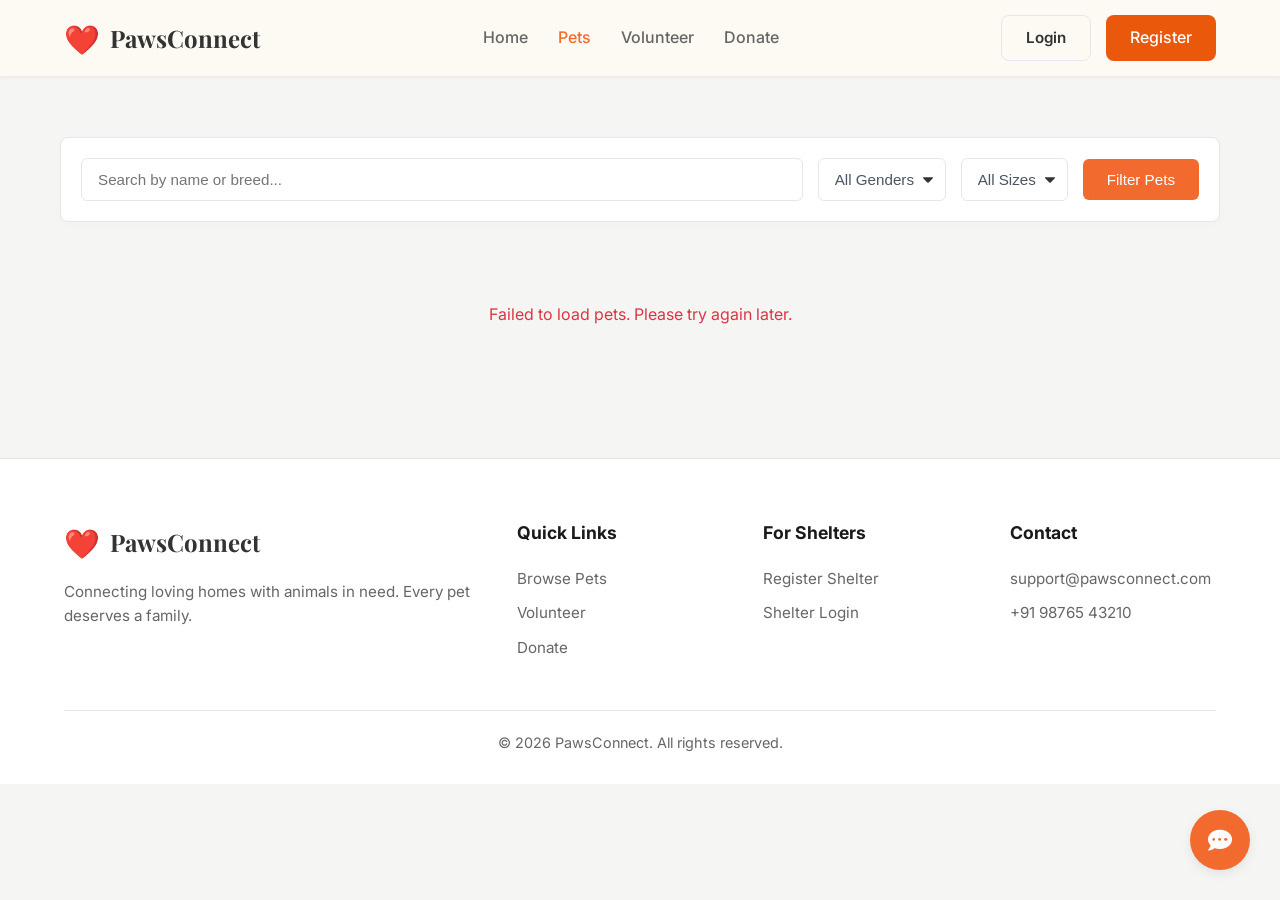
<file: frontend/pets.html>
<!DOCTYPE html>
<html lang='en'>

<head>
    <meta charset='UTF-8'>
    <meta name='viewport' content='width=device-width, initial-scale=1.0'>
    <title>Find Your Perfect Pet - PawsConnect</title>
    <link rel='stylesheet' href='css/style.css'>
    <link rel="stylesheet" href="https://cdnjs.cloudflare.com/ajax/libs/font-awesome/6.0.0/css/all.min.css" />
</head>

<body style="background: #f5f5f4;">

    <nav class="navbar">
        <a href="index.html" class="logo"><span class="logo-icon">❤️</span> PawsConnect</a>
        <div class="nav-links">
            <a href="index.html">Home</a>
            <a href="pets.html" style="color: var(--primary);">Pets</a>
            <a href="volunteer.html">Volunteer</a>
            <a href="donate.html">Donate</a>
        </div>
        <div class="nav-auth">
            <a href="login.html" class="btn btn-secondary"
                style="background:transparent; border-color:#e5e7eb;">Login</a>
            <a href="register.html" class="btn btn-primary" style="background:#ea580c;">Register</a>
        </div>
    </nav>

    <div class="container" style="max-width: 1200px; padding-top: 60px;">
        <div
            style="background: white; border-radius: 8px; border: 1px solid #e5e7eb; padding: 20px; display: flex; gap: 15px; align-items: center; justify-content: space-between; margin-bottom: 40px; box-shadow: 0 2px 10px rgba(0,0,0,0.02); flex-wrap: wrap;">
            <input type="text" id="filter-search" placeholder="Search by name or breed..."
                style="flex: 1; min-width: 250px; border: 1px solid #e5e7eb; padding: 12px 16px; border-radius: 6px; font-size: 0.95rem; outline: none; color: #4b5563;">

            <select id="filter-gender"
                style="padding: 12px 30px 12px 16px; border: 1px solid #e5e7eb; border-radius: 6px; font-size: 0.95rem; outline: none; color: #4b5563; appearance: none; background: white url('data:image/svg+xml;charset=US-ASCII,%3Csvg%20xmlns%3D%22http%3A%2F%2Fwww.w3.org%2F2000%2Fsvg%22%20width%3D%22292.4%22%20height%3D%22292.4%22%3E%3Cpath%20fill%3D%22%23333%22%20d%3D%22M287%2069.4a17.6%2017.6%200%200%200-13-5.4H18.4c-5%200-9.3%201.8-12.9%205.4A17.6%2017.6%200%200%200%200%2082.2c0%205%201.8%209.3%205.4%2012.9l128%20127.9c3.6%203.6%207.8%205.4%2012.8%205.4s9.2-1.8%2012.8-5.4L287%2095c3.5-3.5%205.4-7.8%205.4-12.8%200-5-1.9-9.2-5.5-12.8z%22%2F%3E%3C%2Fsvg%3E') no-repeat right 12px center; background-size: 10px auto;">
                <option value="">All Genders</option>
                <option value="Male">Male</option>
                <option value="Female">Female</option>
            </select>

            <select id="filter-size"
                style="padding: 12px 30px 12px 16px; border: 1px solid #e5e7eb; border-radius: 6px; font-size: 0.95rem; outline: none; color: #4b5563; appearance: none; background: white url('data:image/svg+xml;charset=US-ASCII,%3Csvg%20xmlns%3D%22http%3A%2F%2Fwww.w3.org%2F2000%2Fsvg%22%20width%3D%22292.4%22%20height%3D%22292.4%22%3E%3Cpath%20fill%3D%22%23333%22%20d%3D%22M287%2069.4a17.6%2017.6%200%200%200-13-5.4H18.4c-5%200-9.3%201.8-12.9%205.4A17.6%2017.6%200%200%200%200%2082.2c0%205%201.8%209.3%205.4%2012.9l128%20127.9c3.6%203.6%207.8%205.4%2012.8%205.4s9.2-1.8%2012.8-5.4L287%2095c3.5-3.5%205.4-7.8%205.4-12.8%200-5-1.9-9.2-5.5-12.8z%22%2F%3E%3C%2Fsvg%3E') no-repeat right 12px center; background-size: 10px auto;">
                <option value="">All Sizes</option>
                <option value="Small">Small</option>
                <option value="Medium">Medium</option>
                <option value="Large">Large</option>
            </select>

            <button id="filter-btn"
                style="background: #F26A2E; color: white; border: none; padding: 12px 24px; border-radius: 6px; font-weight: 500; font-size: 0.95rem; cursor: pointer; transition: background 0.2s;">Filter
                Pets</button>
        </div>

        <div class="grid-container" id="public-pet-list">
            <div
                style="grid-column: 1 / -1; padding: 80px 20px; text-align: center; background: white; border-radius: 12px; border: 1px dashed var(--border);">
                <p style="color: var(--text-muted); font-size: 1.1rem;">Loading amazing pets for you...</p>
            </div>
        </div>
    </div>

    <footer>
        <div class="footer-grid">
            <div class="footer-col">
                <div class="logo"><span class="logo-icon">❤️</span> PawsConnect</div>
                <p style="margin-top: 15px;">Connecting loving homes with animals in need. Every pet deserves a family.
                </p>
            </div>
            <div class="footer-col">
                <h4>Quick Links</h4>
                <a href="pets.html">Browse Pets</a>
                <a href="volunteer.html">Volunteer</a>
                <a href="donate.html">Donate</a>
            </div>
            <div class="footer-col">
                <h4>For Shelters</h4>
                <a href="register.html">Register Shelter</a>
                <a href="login.html">Shelter Login</a>
            </div>
            <div class="footer-col">
                <h4>Contact</h4>
                <p>support@pawsconnect.com</p>
                <p>+91 98765 43210</p>
            </div>
        </div>
        <div class="footer-bottom">
            &copy; 2026 PawsConnect. All rights reserved.
        </div>
    </footer>

    <!-- Chat Widget Float Button -->
    <button id="chat-widget-btn" class="chat-widget-btn">
        <i class="fas fa-comment-dots"></i>
    </button>

    <!-- Chat Widget Container -->
    <div id="chat-widget-container" class="chat-container widget-hidden">
        <!-- Chat Area -->
        <div class="chat-main">
            <div class="chat-header">
                <div>
                    <h3 id="chat-title"><i class="fas fa-robot"></i> AI Assistant</h3>
                    <p id="chat-subtitle">Automated responses enabled</p>
                </div>
                <button id="chat-close-btn" class="chat-close-btn" type="button"><i class="fas fa-times"></i></button>
            </div>
            <div class="chat-messages" id="messages-container"></div>
            <form class="chat-input" id="chat-form">
                <input type="text" id="msg-input" placeholder="Type your message..." autocomplete="off" required>
                <button type="submit"><i class="fas fa-paper-plane"></i></button>
            </form>
        </div>
    </div>

    <script src='js/main.js?v=999'></script>
</body>
</html>
</file>
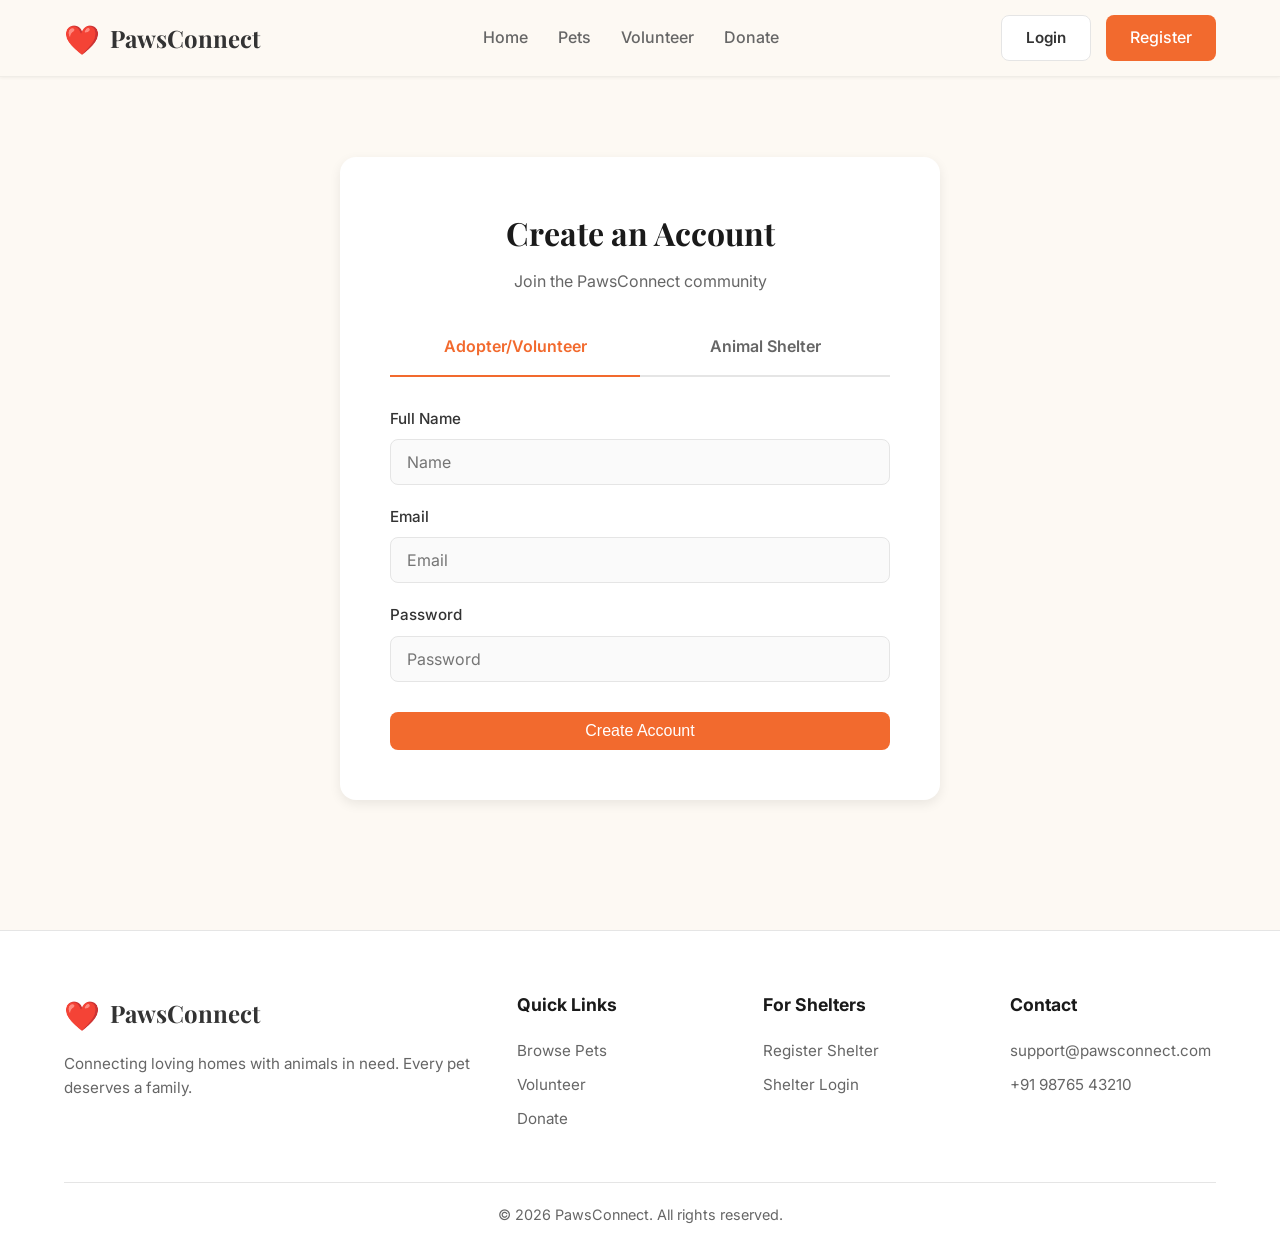
<file: frontend/register.html>
<!DOCTYPE html>
<html lang='en'>
<head>
    <meta charset='UTF-8'>
    <meta name='viewport' content='width=device-width, initial-scale=1.0'>
    <title>PawsConnect - Register</title>
    <link rel='stylesheet' href='css/style.css'>
</head>
<body>
    
    
<nav class="navbar">
    <a href="index.html" class="logo"><span class="logo-icon">❤️</span> PawsConnect</a>
    <div class="nav-links">
        <a href="index.html">Home</a>
        <a href="pets.html">Pets</a>
        <a href="chat.html">PawPal Chat</a>
        <a href="volunteer.html">Volunteer</a>
        <a href="donate.html">Donate</a>
    </div>
    <div class="nav-auth">
        <a href="login.html" class="btn btn-secondary">Login</a>
        <a href="register.html" class="btn btn-primary">Register</a>
    </div>
</nav>

    <div class="container">
        <div class="form-wrapper">
            <h1>Create an Account</h1>
            <p style="color: var(--text-muted); margin-bottom: 25px;">Join the PawsConnect community</p>

            <div class="tabs">
                <div class="tab active" onclick="switchTab('user')">Adopter/Volunteer</div>
                <div class="tab" onclick="switchTab('shelter')">Animal Shelter</div>
            </div>

            <!-- User Registration Form -->
            <form id='register-user-form' class="tab-content active">
                <div class="form-group">
                    <label>Full Name</label>
                    <input type='text' id='reg-user-name' placeholder='Name' required/>
                </div>
                <div class="form-group">
                    <label>Email</label>
                    <input type='email' id='reg-user-email' placeholder='Email' required/>
                </div>
                <div class="form-group">
                    <label>Password</label>
                    <input type='password' id='reg-user-password' placeholder='Password' required/>
                </div>
                <button type="submit" class="btn btn-primary full-width" style="margin-top: 10px;">Create Account</button>
            </form>

            <!-- Shelter Registration Form -->
            <form id='register-shelter-form' class="tab-content">
                <div class="form-group">
                    <label>Shelter Name</label>
                    <input type='text' id='reg-shelter-name' placeholder='Shelter Name' required/>
                </div>
                <div class="form-group">
                    <label>Contact Email</label>
                    <input type='email' id='reg-shelter-email' placeholder='Email' required/>
                </div>
                <div class="form-group">
                    <label>Phone Number</label>
                    <input type='tel' id='reg-shelter-phone' placeholder='Phone Number' required/>
                </div>
                <!-- OTP Group Removed -->
                <div class="form-group">
                    <label>Address</label>
                    <input type='text' id='reg-shelter-address' placeholder='Full Address' required/>
                </div>
                <div class="form-group">
                    <label>Description</label>
                    <textarea id='reg-shelter-desc' placeholder='Brief description of your shelter' rows="3" required></textarea>
                </div>
                <div class="form-group">
                    <label>Password</label>
                    <input type='password' id='reg-shelter-password' placeholder='Password' required/>
                </div>
                <button type="submit" class="btn btn-primary full-width" style="margin-top: 10px;">Create Account</button>
            </form>

            <script>
                function switchTab(tabId) {
                    document.querySelectorAll('.tab').forEach(t => t.classList.remove('active'));
                    document.querySelectorAll('.tab-content').forEach(c => c.classList.remove('active'));
                    
                    if (tabId === 'user') {
                        document.querySelectorAll('.tab')[0].classList.add('active');
                        document.getElementById('register-user-form').classList.add('active');
                    } else {
                        document.querySelectorAll('.tab')[1].classList.add('active');
                        document.getElementById('register-shelter-form').classList.add('active');
                    }
                }
            </script>
        </div>
    </div>
    
<footer>
    <div class="footer-grid">
        <div class="footer-col">
            <div class="logo"><span class="logo-icon">❤️</span> PawsConnect</div>
            <p style="margin-top: 15px;">Connecting loving homes with animals in need. Every pet deserves a family.</p>
        </div>
        <div class="footer-col">
            <h4>Quick Links</h4>
            <a href="pets.html">Browse Pets</a>
            <a href="volunteer.html">Volunteer</a>
            <a href="donate.html">Donate</a>
        </div>
        <div class="footer-col">
            <h4>For Shelters</h4>
            <a href="register.html">Register Shelter</a>
            <a href="login.html">Shelter Login</a>
        </div>
        <div class="footer-col">
            <h4>Contact</h4>
            <p>support@pawsconnect.com</p>
            <p>+91 98765 43210</p>
        </div>
    </div>
    <div class="footer-bottom">
        &copy; 2026 PawsConnect. All rights reserved.
    </div>
</footer>

    
    <script src='js/main.js?v=999'></script>
</body>
</html>
</file>
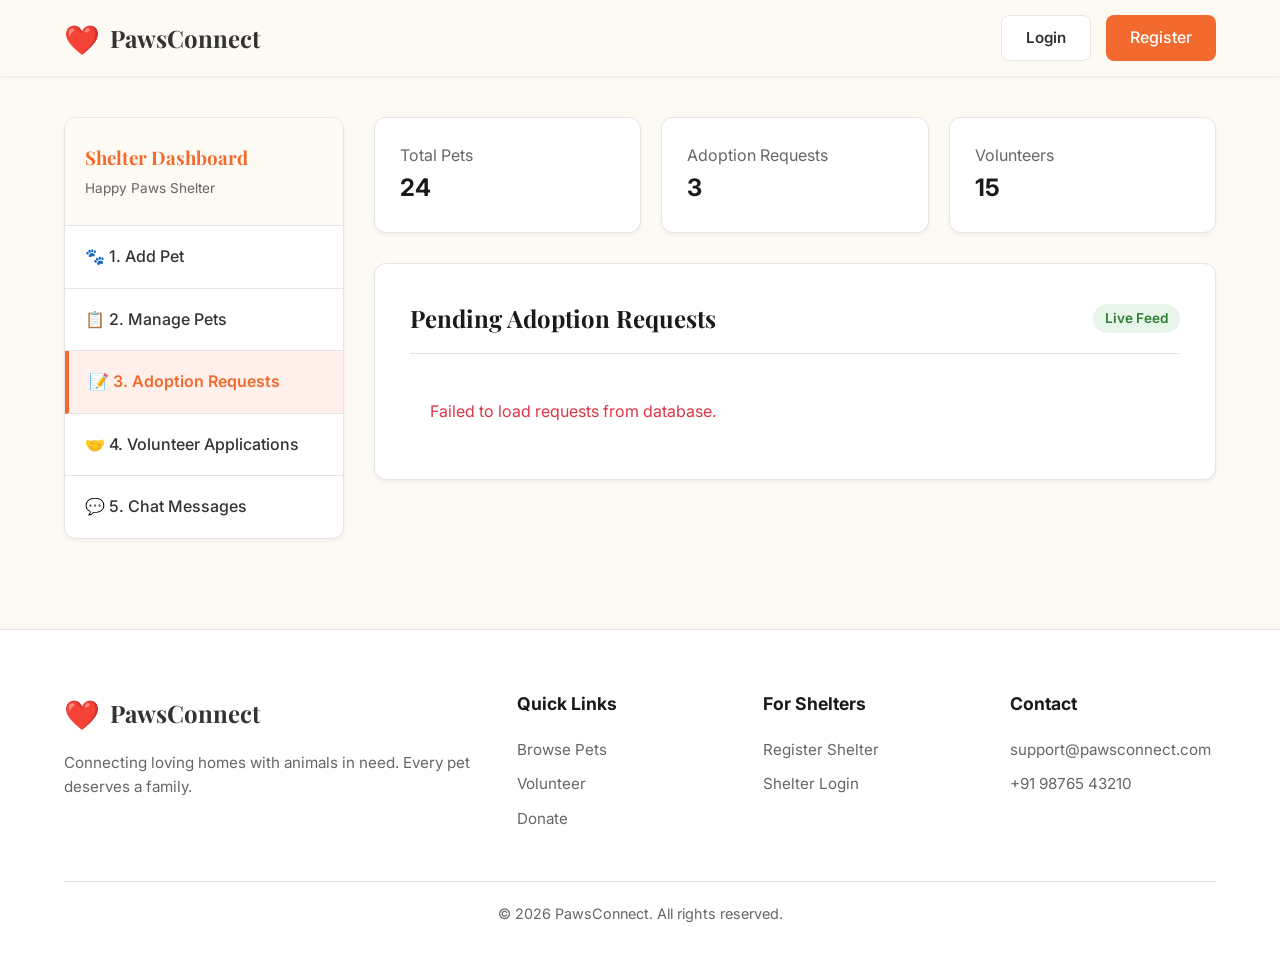
<file: frontend/shelter-dashboard.html>
<!DOCTYPE html>
<html lang='en'>
<head>
    <meta charset='UTF-8'>
    <meta name='viewport' content='width=device-width, initial-scale=1.0'>
    <title>PawsConnect - Shelter-Dashboard</title>
    <link rel='stylesheet' href='css/style.css'>
</head>
<body>
    
    
<nav class="navbar">
    <a href="index.html" class="logo"><span class="logo-icon">❤️</span> PawsConnect</a>
    <!-- Navigation links removed as requested -->
    <div class="nav-auth">
        <a href="login.html" class="btn btn-secondary">Login</a>
        <a href="register.html" class="btn btn-primary">Register</a>
    </div>
</nav>

    <div class="container" style="display: flex; gap: 30px; align-items: flex-start; max-width: 1400px; padding: 40px 5%;">
        <!-- Sidebar Menu -->
        <div style="width: 280px; background: white; border-radius: 12px; border: 1px solid var(--border); box-shadow: var(--shadow-sm); overflow: hidden; flex-shrink: 0;">
            <div style="background: var(--bg-light); padding: 25px 20px; border-bottom: 1px solid var(--border);">
                <h3 style="margin:0; font-family: 'Playfair Display', serif; color: var(--primary);">Shelter Dashboard</h3>
                <p style="color: var(--text-muted); font-size: 0.85rem; margin-top: 5px;">Happy Paws Shelter</p>
            </div>
            <div id="shelter-sidebar" style="display: flex; flex-direction: column;">
                <a href="#" class="tab-link" data-tab="add-pet" style="padding: 18px 20px; border-bottom: 1px solid var(--border); color: var(--text-main); font-weight: 500; transition: 0.3s; display: flex; align-items: center; gap: 10px;">🐾 1. Add Pet</a>
                <a href="#" class="tab-link" data-tab="manage-pets" style="padding: 18px 20px; border-bottom: 1px solid var(--border); color: var(--text-main); font-weight: 500; transition: 0.3s; display: flex; align-items: center; gap: 10px;">📋 2. Manage Pets</a>
                <a href="#" class="tab-link active" data-tab="adoption-reqs" style="padding: 18px 20px; border-bottom: 1px solid var(--border); color: var(--primary); font-weight: 600; background: #fff0eb; display: flex; align-items: center; gap: 10px; border-left: 4px solid var(--primary);">📝 3. Adoption Requests</a>
                <a href="#" class="tab-link" data-tab="volunteers" style="padding: 18px 20px; border-bottom: 1px solid var(--border); color: var(--text-main); font-weight: 500; transition: 0.3s; display: flex; align-items: center; gap: 10px;">🤝 4. Volunteer Applications</a>
                <a href="#" class="tab-link" data-tab="chats" style="padding: 18px 20px; color: var(--text-main); font-weight: 500; transition: 0.3s; display: flex; align-items: center; gap: 10px;">💬 5. Chat Messages</a>
            </div>
        </div>
        
        <!-- Main Content Area -->
        <div style="flex: 1;" id="shelter-content">
            <div id="add-pet" class="tab-content" style="display: none; background: white; padding: 35px; border-radius: 12px; border: 1px solid var(--border); box-shadow: var(--shadow-sm);">
                <h2 style="font-family: 'Playfair Display', serif; margin-bottom: 20px;">Add a New Pet</h2>
                <form id="add-pet-form" style="display: flex; flex-direction: column; gap: 20px; max-width: 600px;">
                    <div style="display: flex; flex-direction: column; gap: 8px;">
                        <label style="font-weight: 500; color: var(--text-main);">Pet Image</label>
                        <input type="file" id="add-pet-image" accept="image/*" style="padding: 12px 15px; border: 1px dashed var(--border); border-radius: 8px; font-family: inherit; background: var(--bg-light);">
                    </div>
                    <div style="display: flex; flex-direction: column; gap: 8px;">
                        <label style="font-weight: 500; color: var(--text-main);">Pet Name</label>
                        <input type="text" id="add-pet-name" required placeholder="e.g. Max" style="padding: 12px 15px; border: 1px solid var(--border); border-radius: 8px; font-family: inherit;">
                    </div>
                    <div style="display: grid; grid-template-columns: 1fr 1fr; gap: 20px;">
                        <div style="display: flex; flex-direction: column; gap: 8px;">
                            <label style="font-weight: 500; color: var(--text-main);">Breed</label>
                            <input type="text" id="add-pet-breed" required placeholder="e.g. Golden Retriever" style="padding: 12px 15px; border: 1px solid var(--border); border-radius: 8px; font-family: inherit;">
                        </div>
                        <div style="display: flex; flex-direction: column; gap: 8px;">
                            <label style="font-weight: 500; color: var(--text-main);">Age</label>
                            <input type="text" id="add-pet-age" required placeholder="e.g. 2 Months" style="padding: 12px 15px; border: 1px solid var(--border); border-radius: 8px; font-family: inherit;">
                        </div>
                    </div>
                    <div style="display: grid; grid-template-columns: 1fr 1fr; gap: 20px;">
                        <div style="display: flex; flex-direction: column; gap: 8px;">
                            <label style="font-weight: 500; color: var(--text-main);">Gender</label>
                            <select id="add-pet-gender" required style="padding: 12px 15px; border: 1px solid var(--border); border-radius: 8px; font-family: inherit; background: white;">
                                <option value="">Select Gender</option>
                                <option value="Male">Male</option>
                                <option value="Female">Female</option>
                            </select>
                        </div>
                        <div style="display: flex; flex-direction: column; gap: 8px;">
                            <label style="font-weight: 500; color: var(--text-main);">Size</label>
                            <select id="add-pet-size" required style="padding: 12px 15px; border: 1px solid var(--border); border-radius: 8px; font-family: inherit; background: white;">
                                <option value="">Select Size</option>
                                <option value="Small">Small (under 10kg)</option>
                                <option value="Medium">Medium (10-25kg)</option>
                                <option value="Large">Large (over 25kg)</option>
                            </select>
                        </div>
                    </div>
                    <div style="display: flex; align-items: center; gap: 10px; margin-top: 5px;">
                        <input type="checkbox" id="add-pet-vaccinated" style="width: 18px; height: 18px; cursor: pointer;">
                        <label for="add-pet-vaccinated" style="font-weight: 500; color: var(--text-main); cursor: pointer;">Fully Vaccinated</label>
                    </div>
                    <div style="display: flex; flex-direction: column; gap: 8px;">
                        <label style="font-weight: 500; color: var(--text-main);">Description & Personality</label>
                        <textarea id="add-pet-desc" rows="4" required placeholder="Tell adopters about this pet's personality..." style="padding: 12px 15px; border: 1px solid var(--border); border-radius: 8px; font-family: inherit; resize: vertical;"></textarea>
                    </div>
                    <button type="submit" class="btn btn-primary" style="align-self: flex-start; margin-top: 10px; padding: 14px 28px;">Add Pet Listing</button>
                </form>
            </div>
            
            <div id="manage-pets" class="tab-content" style="display: none; background: white; padding: 35px; border-radius: 12px; border: 1px solid var(--border); box-shadow: var(--shadow-sm);">
                <h2 style="font-family: 'Playfair Display', serif; margin-bottom: 20px;">Manage Pets</h2>
                <div id="shelter-pets-list" style="display: flex; flex-direction: column; gap: 15px;">
                    <p style="color:var(--text-muted); margin-top:10px;">Loading pets...</p>
                </div>
            </div>
            
            <div id="adoption-reqs" class="tab-content" style="display: block;">
                <div style="display: grid; grid-template-columns: repeat(3, 1fr); gap: 20px; margin-bottom: 30px;">
                    <div style="background: white; padding: 25px; border-radius: 12px; border: 1px solid var(--border); box-shadow: var(--shadow-sm);">
                        <p style="color: var(--text-muted);">Total Pets</p><h2 style="font-family: 'Inter', sans-serif;">24</h2>
                    </div>
                    <div style="background: white; padding: 25px; border-radius: 12px; border: 1px solid var(--border); box-shadow: var(--shadow-sm);">
                        <p style="color: var(--text-muted);">Adoption Requests</p><h2 style="font-family: 'Inter', sans-serif;" id="adoption-count">3</h2>
                    </div>
                    <div style="background: white; padding: 25px; border-radius: 12px; border: 1px solid var(--border); box-shadow: var(--shadow-sm);">
                        <p style="color: var(--text-muted);">Volunteers</p><h2 style="font-family: 'Inter', sans-serif;">15</h2>
                    </div>
                </div>
                
                <div style="background: white; padding: 35px; border-radius: 12px; border: 1px solid var(--border); box-shadow: var(--shadow-sm);">
                    <div style="display: flex; justify-content: space-between; align-items: center; border-bottom: 1px solid var(--border); padding-bottom: 15px; margin-bottom: 25px;">
                        <h2 style="margin: 0; font-family: 'Playfair Display', serif;">Pending Adoption Requests</h2>
                        <span style="background: #e8f5e9; color: #2e7d32; padding: 4px 12px; border-radius: 20px; font-size: 0.85rem; font-weight: 600;">Live Feed</span>
                    </div>
                    
                    <div id="adoption-requests" style="display: flex; flex-direction: column; gap: 15px;">
                        <div style="background: var(--bg-light); padding: 40px; border-radius: 12px; border: 1px dashed var(--border); text-align: center;">
                             <p style="color: var(--text-muted);">Loading requests from database...</p>
                        </div>
                    </div>
                </div>
            </div>
            
            <div id="volunteers" class="tab-content" style="display: none; background: white; padding: 35px; border-radius: 12px; border: 1px solid var(--border); box-shadow: var(--shadow-sm);">
                <h2 style="font-family: 'Playfair Display', serif;">Volunteer Applications</h2>
                <div id="volunteer-requests" style="display: flex; flex-direction: column; gap: 15px; margin-top: 20px;">
                    <p style="color:var(--text-muted);">(List of volunteers wanting to help at your shelter will show here)</p>
                </div>
            </div>
            
            <div id="chats" class="tab-content" style="display: none; background: white; padding: 35px; border-radius: 12px; border: 1px solid var(--border); box-shadow: var(--shadow-sm);">
                <h2 style="font-family: 'Playfair Display', serif;">Chat Messages</h2><p style="color:var(--text-muted); margin-top:10px;">(Conversations with adopters will load here)</p>
            </div>
        </div>
    </div>
    
<footer>
    <div class="footer-grid">
        <div class="footer-col">
            <div class="logo"><span class="logo-icon">❤️</span> PawsConnect</div>
            <p style="margin-top: 15px;">Connecting loving homes with animals in need. Every pet deserves a family.</p>
        </div>
        <div class="footer-col">
            <h4>Quick Links</h4>
            <a href="pets.html">Browse Pets</a>
            <a href="volunteer.html">Volunteer</a>
            <a href="donate.html">Donate</a>
        </div>
        <div class="footer-col">
            <h4>For Shelters</h4>
            <a href="register.html">Register Shelter</a>
            <a href="login.html">Shelter Login</a>
        </div>
        <div class="footer-col">
            <h4>Contact</h4>
            <p>support@pawsconnect.com</p>
            <p>+91 98765 43210</p>
        </div>
    </div>
    <div class="footer-bottom">
        &copy; 2026 PawsConnect. All rights reserved.
    </div>
</footer>

    <script src='js/main.js?v=1000'></script>
</body>
</html>
</file>
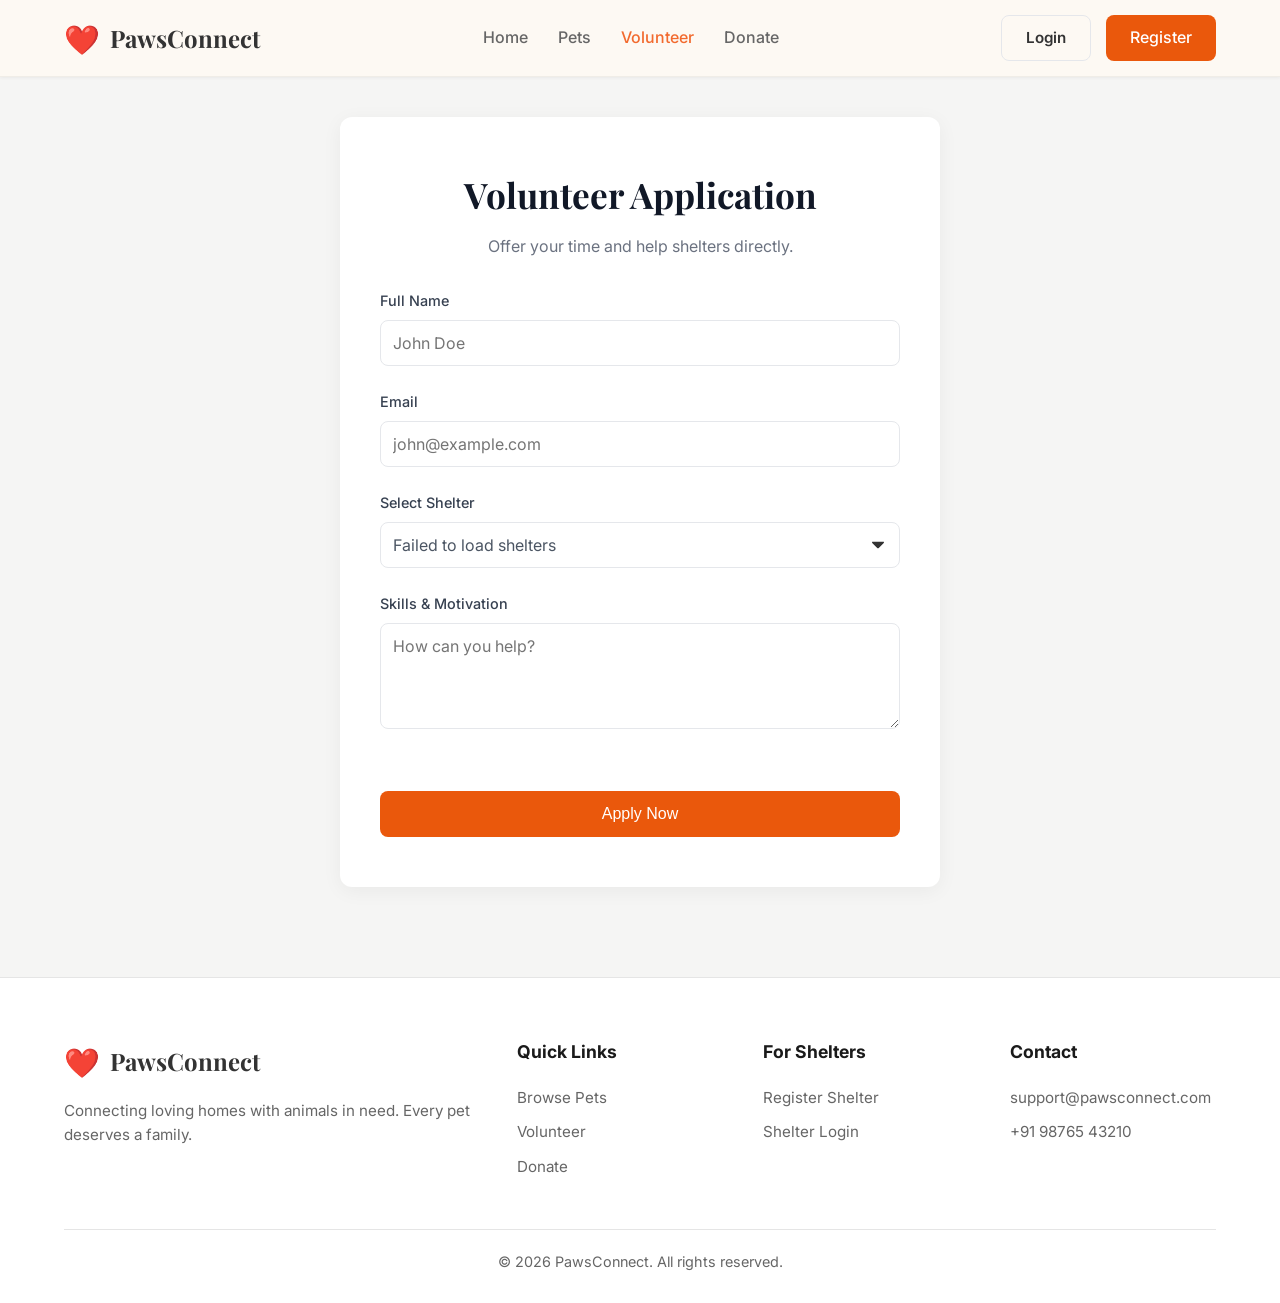
<file: frontend/volunteer.html>
<!DOCTYPE html>
<html lang='en'>

<head>
    <meta charset='UTF-8'>
    <meta name='viewport' content='width=device-width, initial-scale=1.0'>
    <title>Volunteer - PawsConnect</title>
    <link rel='stylesheet' href='css/style.css'>
    <link rel="stylesheet" href="https://cdnjs.cloudflare.com/ajax/libs/font-awesome/6.0.0/css/all.min.css" />
</head>

<body style="background: #f5f5f4;">

    <nav class="navbar">
        <a href="index.html" class="logo"><span class="logo-icon">❤️</span> PawsConnect</a>
        <div class="nav-links">
            <a href="index.html">Home</a>
            <a href="pets.html">Pets</a>
            <a href="volunteer.html" style="color: var(--primary);">Volunteer</a>
            <a href="donate.html">Donate</a>
        </div>
        <div class="nav-auth">
            <a href="login.html" class="btn btn-secondary"
                style="background:transparent; border-color:#e5e7eb;">Login</a>
            <a href="register.html" class="btn btn-primary" style="background:#ea580c;">Register</a>
        </div>
    </nav>

    <div class="container" style="padding-top: 40px; text-align: center;">
        <div
            style="background: white; border-radius: 12px; box-shadow: 0 4px 20px rgba(0,0,0,0.05); max-width: 600px; margin: 0 auto; padding: 50px 40px; text-align: left;">
            <h1
                style="font-size: 2.2rem; font-family: 'Playfair Display', serif; margin-bottom: 10px; color: #111827; text-align: center;">
                Volunteer Application</h1>
            <p style="color: #6b7280; font-size: 1rem; margin-bottom: 30px; text-align: center;">Offer your time and
                help shelters directly.</p>

            <form id='volunteer-form'>
                <div class="lovable-form-group">
                    <label style="color: #374151; font-weight: 500; font-size: 0.9rem;">Full Name</label>
                    <input type='text' id='vol-name' placeholder="John Doe" required
                        style="border-radius: 8px; border: 1px solid #e5e7eb; padding: 12px; width: 100%; font-size: 1rem; color: #4b5563; outline: none; transition: border-color 0.2s;"
                        onfocus="this.style.borderColor='var(--primary)'" onblur="this.style.borderColor='#e5e7eb'" />
                </div>

                <div class="lovable-form-group" style="margin-top: 20px;">
                    <label style="color: #374151; font-weight: 500; font-size: 0.9rem;">Email</label>
                    <input type='email' id='vol-email' placeholder="john@example.com" required
                        style="border-radius: 8px; border: 1px solid #e5e7eb; padding: 12px; width: 100%; font-size: 1rem; color: #4b5563; outline: none; transition: border-color 0.2s;"
                        onfocus="this.style.borderColor='var(--primary)'" onblur="this.style.borderColor='#e5e7eb'" />
                </div>

                <div class="lovable-form-group" style="margin-top: 20px;">
                    <label style="color: #374151; font-weight: 500; font-size: 0.9rem;">Select Shelter</label>
                    <select id='vol-shelter' required
                        style="background: white; border-radius: 8px; border: 1px solid #e5e7eb; padding: 12px; width: 100%; font-size: 1rem; color: #4b5563; outline: none; transition: border-color 0.2s; appearance: none; background-image: url('data:image/svg+xml;charset=US-ASCII,%3Csvg%20xmlns%3D%22http%3A%2F%2Fwww.w3.org%2F2000%2Fsvg%22%20width%3D%22292.4%22%20height%3D%22292.4%22%3E%3Cpath%20fill%3D%22%23333%22%20d%3D%22M287%2069.4a17.6%2017.6%200%200%200-13-5.4H18.4c-5%200-9.3%201.8-12.9%205.4A17.6%2017.6%200%200%200%200%2082.2c0%205%201.8%209.3%205.4%2012.9l128%20127.9c3.6%203.6%207.8%205.4%2012.8%205.4s9.2-1.8%2012.8-5.4L287%2095c3.5-3.5%205.4-7.8%205.4-12.8%200-5-1.9-9.2-5.5-12.8z%22%2F%3E%3C%2Fsvg%3E'); background-repeat: no-repeat; background-position: right 15px center; background-size: 12px auto;"
                        onfocus="this.style.borderColor='var(--primary)'" onblur="this.style.borderColor='#e5e7eb'">
                        <option value="">Loading shelters...</option>
                    </select>
                </div>

                <div class="lovable-form-group" style="margin-top: 20px;">
                    <label style="color: #374151; font-weight: 500; font-size: 0.9rem;">Skills & Motivation</label>
                    <textarea id='vol-message' placeholder="How can you help?" rows="4" required
                        style="border-radius: 8px; border: 1px solid #e5e7eb; padding: 12px; width: 100%; font-size: 1rem; color: #4b5563; outline: none; transition: border-color 0.2s; resize: vertical; font-family: inherit;"
                        onfocus="this.style.borderColor='var(--primary)'"
                        onblur="this.style.borderColor='#e5e7eb'"></textarea>
                </div>

                <button type="submit"
                    style="background: #ea580c; color: white; border: none; padding: 14px; width: 100%; border-radius: 8px; font-weight: 500; font-size: 1rem; cursor: pointer; transition: background 0.2s; margin-top: 30px;"
                    onmouseover="this.style.background='#c2410c'" onmouseout="this.style.background='#ea580c'">Apply
                    Now</button>
            </form>
        </div>
    </div>

    <footer>
        <div class="footer-grid">
            <div class="footer-col">
                <div class="logo"><span class="logo-icon">❤️</span> PawsConnect</div>
                <p style="margin-top: 15px;">Connecting loving homes with animals in need. Every pet deserves a family.
                </p>
            </div>
            <div class="footer-col">
                <h4>Quick Links</h4>
                <a href="pets.html">Browse Pets</a>
                <a href="volunteer.html">Volunteer</a>
                <a href="donate.html">Donate</a>
            </div>
            <div class="footer-col">
                <h4>For Shelters</h4>
                <a href="register.html">Register Shelter</a>
                <a href="login.html">Shelter Login</a>
            </div>
            <div class="footer-col">
                <h4>Contact</h4>
                <p>support@pawsconnect.com</p>
                <p>+91 98765 43210</p>
            </div>
        </div>
        <div class="footer-bottom">
            &copy; 2026 PawsConnect. All rights reserved.
        </div>
    </footer>

    <script src='js/main.js?v=1000'></script>
</body>

</html>
</file>
<file: frontend/css/style.css>
@import url('https://fonts.googleapis.com/css2?family=Playfair+Display:ital,wght@0,400;0,600;0,700;1,400&family=Inter:wght@400;500;600&display=swap');

:root {
    --primary: #F26A2E; /* Warm Orange */
    --primary-hover: #D9531E;
    --accent: #D4AF37; /* Gold */
    --bg-light: #FDF9F3; /* Warm off-white */
    --text-main: #333333;
    --text-muted: #666666;
    --white: #FFFFFF;
    --border: #E5E5E5;
    --shadow-sm: 0 2px 4px rgba(0,0,0,0.05);
    --shadow-md: 0 4px 12px rgba(0,0,0,0.08);
    --radius: 8px;
}

* { margin: 0; padding: 0; box-sizing: border-box; }

body {
    font-family: 'Inter', sans-serif;
    background-color: var(--bg-light);
    color: var(--text-main);
    line-height: 1.6;
}

h1, h2, h3, h4, h5 { font-family: 'Playfair Display', serif; font-weight: 700; color: #1a1a1a; }

a { text-decoration: none; color: inherit; }

/* Navigation */
.navbar {
    display: flex;
    justify-content: space-between;
    align-items: center;
    padding: 20px 5%;
    background: rgba(253, 249, 243, 0.95);
    position: sticky;
    top: 0;
    z-index: 100;
    box-shadow: var(--shadow-sm);
    backdrop-filter: blur(10px);
}
.logo {
    display: flex;
    align-items: center;
    gap: 10px;
    font-size: 1.5rem;
    font-family: 'Playfair Display', serif;
    font-weight: 700;
    color: var(--text-main);
}
.logo-icon { color: var(--primary); font-size: 1.8rem; }
.nav-links { display: flex; gap: 30px; }
.nav-links a { font-weight: 500; color: var(--text-muted); transition: color 0.3s; }
.nav-links a:hover, .nav-links a.active { color: var(--primary); }
.nav-auth { display: flex; gap: 15px; }

/* Buttons */
.btn {
    padding: 10px 24px;
    border-radius: var(--radius);
    font-weight: 500;
    cursor: pointer;
    transition: all 0.3s ease;
    border: none;
    font-size: 1rem;
    display: inline-flex;
    align-items: center;
    justify-content: center;
    gap: 8px;
}
.btn-primary { background: var(--primary); color: var(--white); }
.btn-primary:hover { background: var(--primary-hover); transform: translateY(-1px); }
.btn-secondary { background: var(--white); color: var(--text-main); border: 1px solid var(--border); }
.btn-secondary:hover { background: #f5f5f5; }
.btn-accent { background: #EBB04D; color: white; }
.full-width { width: 100%; }

/* Hero Section */
.hero {
    position: relative;
    padding: 120px 5%;
    background-image: linear-gradient(rgba(0,0,0,0.5), rgba(0,0,0,0.7)), url('https://images.unsplash.com/photo-1543466835-00a7907e9de1?auto=format&fit=crop&q=80');
    background-size: cover;
    background-position: center;
    color: var(--white);
    min-height: 80vh;
    display: flex;
    flex-direction: column;
    justify-content: center;
}
.hero-content {
    max-width: 800px;
}
.hero h1 {
    font-size: 4.5rem;
    line-height: 1.1;
    margin-bottom: 20px;
    color: var(--white);
}
.hero h1 span { color: #EBB04D; }
.hero p {
    font-size: 1.2rem;
    margin-bottom: 40px;
    opacity: 0.9;
    max-width: 600px;
}
.hero-buttons { display: flex; gap: 15px; }

/* Sections */
.section { padding: 80px 5%; text-align: center; }
.section-title { font-size: 2.5rem; margin-bottom: 15px; }
.section-subtitle { color: var(--text-muted); max-width: 600px; margin: 0 auto 50px; }

/* Orange Banner */
.banner { background: linear-gradient(135deg, #F26A2E 0%, #EBB04D 100%); padding: 60px 0; }

/* Container */
.container { max-width: 1200px; margin: 0 auto; padding: 40px 20px; }

/* Forms */
.form-wrapper {
    background: var(--white);
    max-width: 600px;
    margin: 40px auto;
    padding: 50px;
    border-radius: 16px;
    box-shadow: var(--shadow-md);
    text-align: center;
}
.form-wrapper h1 { margin-bottom: 10px; }
.form-group { margin-bottom: 20px; text-align: left; }
.form-group label { display: block; font-weight: 500; margin-bottom: 8px; font-size: 0.95rem;}
.form-group input, .form-group textarea, .form-group select {
    width: 100%; padding: 12px 16px; border: 1px solid var(--border); border-radius: var(--radius);
    font-family: inherit; font-size: 1rem; transition: all 0.3s; background: #fafafa;
}
.form-group input:focus, .form-group textarea:focus { outline: none; border-color: var(--primary); background: #fff;}

/* Grid Cards / Pet Cards (Fallback) */
.grid-container { display: grid; grid-template-columns: repeat(auto-fill, minmax(320px, 1fr)); gap: 30px; }
.pet-card { background: var(--white); border-radius: 12px; overflow: hidden; box-shadow: var(--shadow-sm); transition: transform 0.3s; cursor: pointer; border: 1px solid var(--border); display: flex; flex-direction: column;}
.pet-card:hover { transform: translateY(-5px); box-shadow: var(--shadow-md); }
.pet-img { 
    height: 280px; 
    width: 100%;
    object-fit: cover;
    background-size: cover; 
    background-position: center; 
}
.pet-info { padding: 25px; text-align: left; display: flex; flex-direction: column; flex: 1;}
.pet-info h3 { font-size: 1.5rem; margin-bottom: 5px; color: #ea580c; font-family: 'Playfair Display', serif;}
.pet-info p { color: var(--text-muted); margin-bottom: 20px; font-size: 0.95rem; line-height: 1.5;}

/* Footer */
footer {
    background: var(--white);
    padding: 60px 5% 30px;
    border-top: 1px solid var(--border);
    margin-top: 50px;
}
.footer-grid { display: grid; grid-template-columns: 2fr 1fr 1fr 1fr; gap: 40px; margin-bottom: 40px; }
.footer-col h4 { margin-bottom: 20px; font-family: 'Inter', sans-serif; font-size: 1.1rem;}
.footer-col a, .footer-col p { color: var(--text-muted); display: block; margin-bottom: 10px; font-size: 0.95rem; }
.footer-bottom { text-align: center; color: var(--text-muted); padding-top: 20px; border-top: 1px solid var(--border); font-size: 0.9rem;}

/* Chat & Dashboards simplified */
.chat-container { max-width: 800px; margin: 0 auto; background: white; border-radius: 12px; box-shadow: var(--shadow-md); display: flex; flex-direction: column; height: 600px; border: 1px solid var(--border); }
.chat-header { padding: 20px; border-bottom: 1px solid var(--border); display: flex; align-items: center; gap: 10px; font-weight: 600;}
.chat-history { flex: 1; padding: 20px; overflow-y: auto; background: var(--bg-light); display: flex; flex-direction: column; gap: 15px; }
.message { max-width: 70%; padding: 12px 16px; border-radius: 16px; position: relative; font-size: 0.95rem;}
.message.received { background: white; align-self: flex-start; border-bottom-left-radius: 4px; box-shadow: var(--shadow-sm); border: 1px solid var(--border); }
.message.sent { background: var(--primary); color: white; align-self: flex-end; border-bottom-right-radius: 4px; }
.chat-input-area { padding: 20px; background: white; border-top: 1px solid var(--border); display: flex; gap: 10px; }
.chat-input-area input { flex: 1; padding: 12px 20px; border: 1px solid var(--border); border-radius: 24px; outline: none; background: #f5f5f5;}

/* Tabs */
.tabs { display: flex; border-bottom: 2px solid var(--border); margin-bottom: 30px; }
.tab { flex: 1; padding: 15px; text-align: center; cursor: pointer; font-weight: 600; color: var(--text-muted); transition: all 0.3s; border-bottom: 2px solid transparent; margin-bottom: -2px; }
.tab:hover { color: var(--primary); }
.tab.active { color: var(--primary); border-bottom-color: var(--primary); }
.tab-content { display: none; }
.tab-content.active { display: block; animation: fadeIn 0.3s; }
@keyframes fadeIn { from { opacity: 0; } to { opacity: 1; } }

/* AI Chatbot Floating Widget */
.chat-widget-btn {
    position: fixed;
    bottom: 30px;
    right: 30px;
    width: 60px;
    height: 60px;
    border-radius: 50%;
    background: var(--primary);
    color: white;
    font-size: 24px;
    border: none;
    box-shadow: var(--shadow-md);
    cursor: pointer;
    z-index: 1000;
    display: flex;
    align-items: center;
    justify-content: center;
    transition: transform 0.3s, background 0.3s;
}
.chat-widget-btn:hover {
    transform: scale(1.05);
    background: var(--primary-hover);
}

#chat-widget-container {
    position: fixed;
    bottom: 100px;
    right: 30px;
    width: 700px;
    max-width: calc(100vw - 60px);
    height: 550px;
    max-height: calc(100vh - 120px);
    z-index: 999;
    flex-direction: row;
    opacity: 1;
    transform: translateY(0);
    transition: opacity 0.3s, transform 0.3s, visibility 0.3s;
}

#chat-widget-container.widget-hidden {
    opacity: 0;
    transform: translateY(20px);
    visibility: hidden;
    pointer-events: none;
}

.chat-sidebar {
    width: 200px;
    background: white;
    border-right: 1px solid var(--border);
    overflow-y: auto;
}
.chat-sidebar-header {
    padding: 15px;
    font-weight: 600;
    border-bottom: 1px solid var(--border);
    background: #f9f9f9;
}
.chat-contact {
    padding: 12px 15px;
    border-bottom: 1px solid var(--border);
    cursor: pointer;
    transition: background 0.3s;
}
.chat-contact:hover { background: #fdfdfd; }
.chat-contact.active {
    background: #fff3e6;
    border-left: 3px solid var(--primary);
}
.chat-contact h4 { font-size: 0.9rem; font-family: 'Inter', sans-serif; margin: 0; color: var(--text-main); }

.chat-main {
    flex: 1;
    display: flex;
    flex-direction: column;
    background: #ffffff;
}

.chat-header {
    background: var(--primary);
    color: white;
    padding: 15px;
    display: flex;
    justify-content: space-between;
    align-items: center;
}
.chat-header h3 { color: white; margin: 0; font-size: 1.1rem; font-family: 'Inter', sans-serif;}
.chat-header p { margin: 2px 0 0 0; font-size: 0.8rem; opacity: 0.9; }

.chat-close-btn {
    background: transparent;
    border: none;
    color: white;
    font-size: 1.2rem;
    cursor: pointer;
    opacity: 0.8;
}
.chat-close-btn:hover { opacity: 1; }

.chat-messages {
    flex: 1;
    padding: 15px;
    overflow-y: auto;
    background: #f9fbfd;
    display: flex;
    flex-direction: column;
    gap: 10px;
}

.msg {
    max-width: 80%;
    padding: 10px 14px;
    border-radius: 14px;
    font-size: 0.9rem;
    line-height: 1.4;
}
.msg.sent {
    background: var(--primary);
    color: white;
    align-self: flex-end;
    border-bottom-right-radius: 4px;
    margin-left: auto;
}
.msg.received {
    background: white;
    border: 1px solid var(--border);
    color: var(--text-main);
    align-self: flex-start;
    border-bottom-left-radius: 4px;
    box-shadow: 0 1px 3px rgba(0,0,0,0.05);
}
.msg-time {
    font-size: 0.7rem; 
    opacity: 0.7; 
    text-align: right; 
    margin-top: 5px;
}
.msg.received .msg-time { opacity: 0.5; }

.chat-input {
    padding: 15px;
    background: white;
    border-top: 1px solid var(--border);
    display: flex;
    gap: 10px;
}
.chat-input input {
    flex: 1;
    padding: 10px 15px;
    border: 1px solid var(--border);
    border-radius: 20px;
    outline: none;
    font-size: 0.95rem;
    background: #fafafa;
}
.chat-input input:focus {
    background: white;
    border-color: var(--primary);
}
.chat-input button {
    background: var(--primary);
    color: white;
    border: none;
    width: 40px;
    height: 40px;
    border-radius: 50%;
    cursor: pointer;
    display: flex;
    align-items: center;
}
.footer-grid { display: grid; grid-template-columns: 2fr 1fr 1fr 1fr; gap: 40px; margin-bottom: 40px; }
.footer-col h4 { margin-bottom: 20px; font-family: 'Inter', sans-serif; font-size: 1.1rem;}
.footer-col a, .footer-col p { color: var(--text-muted); display: block; margin-bottom: 10px; font-size: 0.95rem; }
.footer-bottom { text-align: center; color: var(--text-muted); padding-top: 20px; border-top: 1px solid var(--border); font-size: 0.9rem;}

/* Chat & Dashboards simplified */
.chat-container { max-width: 800px; margin: 0 auto; background: white; border-radius: 12px; box-shadow: var(--shadow-md); display: flex; flex-direction: column; height: 600px; border: 1px solid var(--border); }
.chat-header { padding: 20px; border-bottom: 1px solid var(--border); display: flex; align-items: center; gap: 10px; font-weight: 600;}
.chat-history { flex: 1; padding: 20px; overflow-y: auto; background: var(--bg-light); display: flex; flex-direction: column; gap: 15px; }
.message { max-width: 70%; padding: 12px 16px; border-radius: 16px; position: relative; font-size: 0.95rem;}
.message.received { background: white; align-self: flex-start; border-bottom-left-radius: 4px; box-shadow: var(--shadow-sm); border: 1px solid var(--border); }
.message.sent { background: var(--primary); color: white; align-self: flex-end; border-bottom-right-radius: 4px; }
.chat-input-area { padding: 20px; background: white; border-top: 1px solid var(--border); display: flex; gap: 10px; }
.chat-input-area input { flex: 1; padding: 12px 20px; border: 1px solid var(--border); border-radius: 24px; outline: none; background: #f5f5f5;}

/* Tabs */
.tabs { display: flex; border-bottom: 2px solid var(--border); margin-bottom: 30px; }
.tab { flex: 1; padding: 15px; text-align: center; cursor: pointer; font-weight: 600; color: var(--text-muted); transition: all 0.3s; border-bottom: 2px solid transparent; margin-bottom: -2px; }
.tab:hover { color: var(--primary); }
.tab.active { color: var(--primary); border-bottom-color: var(--primary); }
.tab-content { display: none; }
.tab-content.active { display: block; animation: fadeIn 0.3s; }
@keyframes fadeIn { from { opacity: 0; } to { opacity: 1; } }

/* AI Chatbot Floating Widget */
.chat-widget-btn {
    position: fixed;
    bottom: 30px;
    right: 30px;
    width: 60px;
    height: 60px;
    border-radius: 50%;
    background: var(--primary);
    color: white;
    font-size: 24px;
    border: none;
    box-shadow: var(--shadow-md);
    cursor: pointer;
    z-index: 1000;
    display: flex;
    align-items: center;
    justify-content: center;
    transition: transform 0.3s, background 0.3s;
}
.chat-widget-btn:hover {
    transform: scale(1.05);
    background: var(--primary-hover);
}

#chat-widget-container {
    position: fixed;
    bottom: 100px;
    right: 30px;
    width: 700px;
    max-width: calc(100vw - 60px);
    height: 550px;
    max-height: calc(100vh - 120px);
    z-index: 999;
    flex-direction: row;
    opacity: 1;
    transform: translateY(0);
    transition: opacity 0.3s, transform 0.3s, visibility 0.3s;
}

#chat-widget-container.widget-hidden {
    opacity: 0;
    transform: translateY(20px);
    visibility: hidden;
    pointer-events: none;
}

.chat-sidebar {
    width: 200px;
    background: white;
    border-right: 1px solid var(--border);
    overflow-y: auto;
}
.chat-sidebar-header {
    padding: 15px;
    font-weight: 600;
    border-bottom: 1px solid var(--border);
    background: #f9f9f9;
}
.chat-contact {
    padding: 12px 15px;
    border-bottom: 1px solid var(--border);
    cursor: pointer;
    transition: background 0.3s;
}
.chat-contact:hover { background: #fdfdfd; }
.chat-contact.active {
    background: #fff3e6;
    border-left: 3px solid var(--primary);
}
.chat-contact h4 { font-size: 0.9rem; font-family: 'Inter', sans-serif; margin: 0; color: var(--text-main); }

.chat-main {
    flex: 1;
    display: flex;
    flex-direction: column;
    background: #ffffff;
}

.chat-header {
    background: var(--primary);
    color: white;
    padding: 15px;
    display: flex;
    justify-content: space-between;
    align-items: center;
}
.chat-header h3 { color: white; margin: 0; font-size: 1.1rem; font-family: 'Inter', sans-serif;}
.chat-header p { margin: 2px 0 0 0; font-size: 0.8rem; opacity: 0.9; }

.chat-close-btn {
    background: transparent;
    border: none;
    color: white;
    font-size: 1.2rem;
    cursor: pointer;
    opacity: 0.8;
}
.chat-close-btn:hover { opacity: 1; }

.chat-messages {
    flex: 1;
    padding: 15px;
    overflow-y: auto;
    background: #f9fbfd;
    display: flex;
    flex-direction: column;
    gap: 10px;
}

.msg {
    max-width: 80%;
    padding: 10px 14px;
    border-radius: 14px;
    font-size: 0.9rem;
    line-height: 1.4;
}
.msg.sent {
    background: var(--primary);
    color: white;
    align-self: flex-end;
    border-bottom-right-radius: 4px;
    margin-left: auto;
}
.msg.received {
    background: white;
    border: 1px solid var(--border);
    color: var(--text-main);
    align-self: flex-start;
    border-bottom-left-radius: 4px;
    box-shadow: 0 1px 3px rgba(0,0,0,0.05);
}
.msg-time {
    font-size: 0.7rem; 
    opacity: 0.7; 
    text-align: right; 
    margin-top: 5px;
}
.msg.received .msg-time { opacity: 0.5; }

.chat-input {
    padding: 15px;
    background: white;
    border-top: 1px solid var(--border);
    display: flex;
    gap: 10px;
}
.chat-input input {
    flex: 1;
    padding: 10px 15px;
    border: 1px solid var(--border);
    border-radius: 20px;
    outline: none;
    font-size: 0.95rem;
    background: #fafafa;
}
.chat-input input:focus {
    background: white;
    border-color: var(--primary);
}
.chat-input button {
    background: var(--primary);
    color: white;
    border: none;
    width: 40px;
    height: 40px;
    border-radius: 50%;
    cursor: pointer;
    display: flex;
    align-items: center;
    justify-content: center;
    transition: background 0.3s;
}
.chat-input button:hover { background: var(--primary-hover); }

#toast {
    position: fixed;
    bottom: 20px;
    left: 50%;
    transform: translateX(-50%);
    background: #333;
    color: white;
    padding: 10px 20px;
    border-radius: 30px;
    z-index: 10000;
    opacity: 0;
    transition: opacity 0.3s;
    pointer-events: none;
    font-size: 0.9rem;
}

/* AI Chat Options */
.chat-options {
    display: flex;
    flex-wrap: wrap;
    gap: 8px;
    margin-top: 10px;
}

.chat-option-btn {
    background: var(--bg-light);
    border: 1px solid var(--primary);
    color: var(--primary);
    padding: 6px 14px;
    border-radius: 16px;
    font-size: 0.85rem;
    cursor: pointer;
    transition: all 0.2s;
    font-family: inherit;
}

.chat-option-btn:hover {
    background: var(--primary);
    color: white;
}

/* Lovable Pet Cards overrides */
.pet-card { border-radius: 12px; box-shadow: 0 4px 6px -1px rgba(0, 0, 0, 0.05), 0 2px 4px -2px rgba(0, 0, 0, 0.05); border: 1px solid rgba(0,0,0,0.08); transition: transform 0.2s, box-shadow 0.2s; }
.pet-card:hover { transform: translateY(-4px); box-shadow: 0 10px 15px -3px rgba(0, 0, 0, 0.1), 0 4px 6px -4px rgba(0, 0, 0, 0.05); }
.pet-img-container { position: relative; height: 260px; overflow: hidden; }
.pet-img { height: 100%; width: 100%; background-size: cover; background-position: center; transition: transform 0.3s; }
.pet-card:hover .pet-img { transform: scale(1.05); }
.heart-badge { position: absolute; top: 15px; right: 15px; background: rgba(255,255,255,0.8); backdrop-filter: blur(4px); width: 32px; height: 32px; border-radius: 50%; display: flex; align-items: center; justify-content: center; color: var(--text-main); cursor: pointer; transition: all 0.2s; }
.heart-badge:hover { color: #e11d48; background: white; transform: scale(1.1); }
.pet-info { padding: 20px; text-align: left; background: #fafafa; border-top: 1px solid rgba(0,0,0,0.03); }
.pet-info-header { display: flex; justify-content: space-between; align-items: center; margin-bottom: 8px; }
.pet-info-header h3 { font-size: 1.25rem; font-family: 'Playfair Display', serif; font-weight: 700; color: #1a1a1a; margin: 0;}
.gender-badge { display: inline-block; padding: 2px 10px; border-radius: 12px; font-size: 0.75rem; color: #4b5563; background: #e5e7eb; font-weight: 500;}
.pet-breed-age { color: #6b7280; font-size: 0.9rem; margin-bottom: 12px; font-weight: 400;}
.pet-location { color: #6b7280; font-size: 0.85rem; display: flex; align-items: center; gap: 6px; }

/* Filter Bar */
.filter-bar { display: flex; gap: 12px; margin-bottom: 30px; flex-wrap: wrap; }
.filter-input-group { display: flex; align-items: center; border: 1px solid #e5e7eb; border-radius: 8px; padding: 0 12px; background: transparent; transition: border-color 0.2s; }
.filter-input-group:focus-within { border-color: var(--primary); }
.filter-input-group i { color: #9ca3af; font-size: 0.9rem; margin-right: 8px;}
.filter-input-group input, .filter-input-group select { border: none; background: transparent; padding: 12px 0; font-size: 0.9rem; font-family: inherit; color: #4b5563; outline: none; flex: 1; }
.filter-input-group.search-group { flex: 2; min-width: 250px; }
.filter-input-group.select-group { flex: 1; min-width: 150px; }

/* Lovable Forms */
.lovable-form-container { max-width: 700px; margin: 40px auto; padding: 40px; border: 1px solid rgba(0,0,0,0.08); border-radius: 16px; background: transparent; }
.lovable-form-group { margin-bottom: 24px; text-align: left; }
.lovable-form-group label { display: block; font-weight: 400; margin-bottom: 8px; font-size: 0.9rem; color: #111827;}
.lovable-form-group input, .lovable-form-group textarea, .lovable-form-group select { width: 100%; padding: 12px 16px; border: 1px solid #e5e7eb; border-radius: 8px; font-family: inherit; font-size: 0.95rem; transition: all 0.2s; background: transparent; color: #111827; }
.lovable-form-group input:focus, .lovable-form-group textarea:focus, .lovable-form-group select:focus { outline: none; border-color: var(--primary); }
.lovable-form-row { display: flex; gap: 20px; }
.lovable-form-row .lovable-form-group { flex: 1; }
.preset-amounts { display: flex; gap: 10px; margin-bottom: 24px; flex-wrap: wrap;}
.preset-btn { flex: 1; min-width: 70px; padding: 10px; text-align: center; border: 1px solid #e5e7eb; border-radius: 8px; cursor: pointer; transition: all 0.2s; font-size: 0.95rem; background: transparent; }
.preset-btn:hover, .preset-btn.active { border-color: var(--primary); color: var(--primary); }
.donate-cta-btn { background: linear-gradient(to right, #ea580c, #f97316); color: white; border: none; padding: 14px; width: 100%; border-radius: 8px; font-weight: 500; font-size: 1rem; cursor: pointer; display: flex; justify-content: center; align-items: center; gap: 8px; transition: opacity 0.2s; }
.donate-cta-btn:hover { opacity: 0.9; }

/* Lovable fixes */
.pet-img { 
    height: 100%;
    width: 100%;
    background-size: cover; 
    background-position: center; 
    transition: transform 0.3s;
    background-repeat: no-repeat;
}
.navbar { padding: 15px 5%; box-shadow: 0 1px 3px rgba(0,0,0,0.05); border-bottom: 1px solid rgba(0,0,0,0.05); background: rgba(253, 249, 243, 0.98); }
.nav-auth .btn-secondary i { font-size: 1.1rem; }
.nav-auth .btn-secondary { font-weight: 600; font-size: 0.95rem; }
</file>
